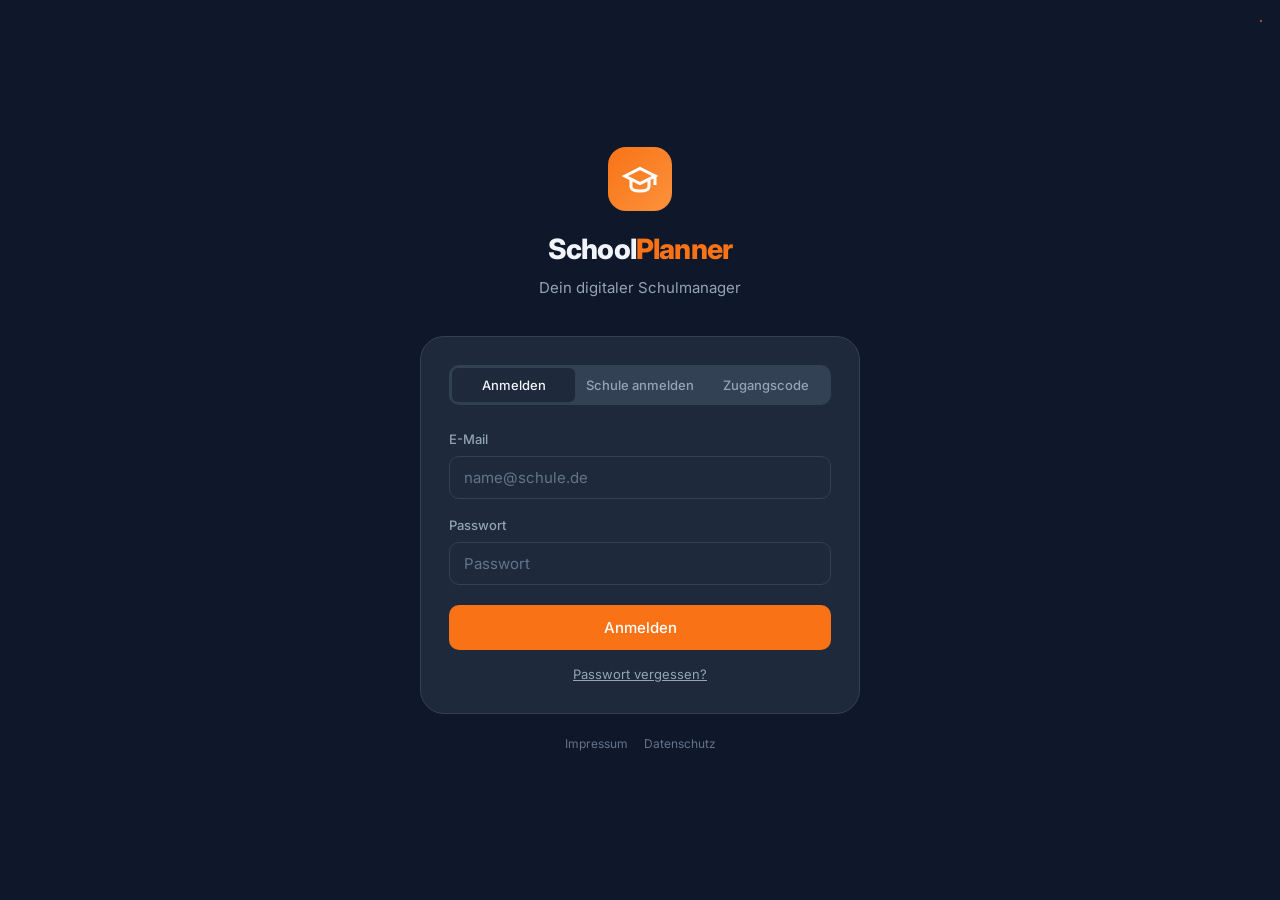
<file: index.html>
<!DOCTYPE html>
<html lang="de" data-theme="dark">
<head>
  <meta charset="UTF-8">
  <meta name="viewport" content="width=device-width, initial-scale=1.0">
  <title>School Planner - Login</title>
  <link rel="stylesheet" href="css/variables.css">
  <link rel="stylesheet" href="css/base.css">
  <link rel="stylesheet" href="css/components.css">
  <script src="js/supabase.min.js"></script>
  <script src="js/emailjs.min.js"></script>
  <style>
    .auth-page { min-height:100vh; display:flex; align-items:center; justify-content:center; background:var(--bg-primary); padding:20px; }
    .auth-container { width:100%; max-width:440px; }
    .auth-brand { text-align:center; margin-bottom:36px; }
    .auth-brand-icon { width:64px; height:64px; border-radius:18px; background:var(--accent-gradient); display:inline-flex; align-items:center; justify-content:center; margin-bottom:16px; }
    .auth-brand-icon svg { width:36px; height:36px; color:#fff; }
    .auth-brand h1 { font-size:1.75rem; font-weight:800; letter-spacing:-0.03em; }
    .auth-brand h1 span { color:var(--accent); }
    .auth-brand p { color:var(--text-secondary); font-size:0.938rem; margin-top:4px; }
    .auth-card { background:var(--bg-card); border:1px solid var(--border); border-radius:var(--radius-xl); padding:28px; }
    .auth-tabs { display:flex; gap:3px; background:var(--bg-tertiary); padding:3px; border-radius:var(--radius-md); margin-bottom:24px; }
    .auth-tab { flex:1; padding:9px 6px; text-align:center; border:none; background:none; border-radius:var(--radius-sm); font-weight:500; font-size:0.813rem; color:var(--text-secondary); cursor:pointer; transition:all var(--transition); }
    .auth-tab.active { background:var(--bg-card); color:var(--text-primary); box-shadow:var(--shadow-sm); }
    .auth-form { display:none; }
    .auth-form.active { display:block; }
    .auth-form .input-group { margin-bottom:16px; }
    .auth-form .input-field { padding:11px 14px; font-size:0.938rem; }
    .auth-form .btn-primary { width:100%; padding:12px; font-size:0.938rem; margin-top:4px; }
    .auth-error { background:rgba(239,68,68,0.1); border:1px solid rgba(239,68,68,0.2); color:var(--danger); padding:10px 14px; border-radius:var(--radius-md); font-size:0.813rem; margin-bottom:14px; display:none; }
    .auth-error.visible { display:block; }
    .auth-success { background:rgba(34,197,94,0.1); border:1px solid rgba(34,197,94,0.2); color:var(--success); padding:10px 14px; border-radius:var(--radius-md); font-size:0.813rem; margin-bottom:14px; display:none; }
    .auth-success.visible { display:block; }
    .auth-footer { text-align:center; margin-top:20px; font-size:0.75rem; color:var(--text-muted); display:flex; justify-content:center; gap:16px; }
    .auth-footer a { color:var(--text-muted); }
    .auth-footer a:hover { color:var(--accent); }
    .theme-toggle-auth { position:fixed; top:20px; right:20px; }
    .school-type-grid { display:grid; grid-template-columns:1fr 1fr; gap:6px; margin-bottom:16px; }
    .school-type-option { padding:8px; border:1px solid var(--border); border-radius:var(--radius-sm); text-align:center; font-size:0.813rem; cursor:pointer; transition:all var(--transition); color:var(--text-secondary); }
    .school-type-option:hover { border-color:var(--accent); }
    .school-type-option.selected { border-color:var(--accent); background:var(--accent-light); color:var(--accent); font-weight:600; }
    .divider { display:flex; align-items:center; gap:12px; margin:16px 0; color:var(--text-muted); font-size:0.75rem; }
    .divider::before, .divider::after { content:''; flex:1; height:1px; background:var(--border); }
  </style>
</head>
<body>
  <div class="auth-page">
    <div class="theme-toggle-auth">
      <label class="toggle-switch"><input type="checkbox" id="theme-toggle"><span class="toggle-slider"></span></label>
    </div>
    <div class="auth-container">
      <div class="auth-brand">
        <div class="auth-brand-icon">
          <svg viewBox="0 0 24 24" fill="none" stroke="currentColor" stroke-width="2"><path d="M22 10v6M2 10l10-5 10 5-10 5z"/><path d="M6 12v5c0 2 2 3 6 3s6-1 6-3v-5"/></svg>
        </div>
        <h1>School<span>Planner</span></h1>
        <p>Dein digitaler Schulmanager</p>
      </div>
      <div class="auth-card">
        <div class="auth-tabs">
          <button class="auth-tab active" onclick="switchTab('login')">Anmelden</button>
          <button class="auth-tab" onclick="switchTab('register')">Schule anmelden</button>
          <button class="auth-tab" onclick="switchTab('code')">Zugangscode</button>
        </div>

        <div id="auth-error" class="auth-error"></div>
        <div id="auth-success" class="auth-success"></div>

        <!-- Login -->
        <form id="login-form" class="auth-form active" onsubmit="handleLogin(event)">
          <div class="input-group"><label>E-Mail</label><input type="email" id="login-email" class="input-field" placeholder="name@schule.de" required></div>
          <div class="input-group"><label>Passwort</label><input type="password" id="login-password" class="input-field" placeholder="Passwort" required></div>
          <button type="submit" class="btn btn-primary" id="login-btn">Anmelden</button>
          <p style="text-align:center;margin-top:14px;font-size:0.813rem">
            <a href="#" onclick="showForgotPassword();return false" style="color:var(--text-secondary);text-decoration:underline">Passwort vergessen?</a>
          </p>
        </form>

        <!-- Passwort zurücksetzen -->
        <form id="forgot-form" class="auth-form" onsubmit="handleForgotPassword(event)">
          <p style="font-size:0.813rem;color:var(--text-secondary);margin-bottom:16px">Gib deine E-Mail-Adresse ein. Wir senden dir einen Link zum Zurücksetzen deines Passworts.</p>
          <div class="input-group"><label>E-Mail</label><input type="email" id="forgot-email" class="input-field" placeholder="name@schule.de" required></div>
          <button type="submit" class="btn btn-primary" id="forgot-btn">Link senden</button>
          <p style="text-align:center;margin-top:14px;font-size:0.813rem">
            <a href="#" onclick="switchTab('login');return false" style="color:var(--text-secondary);text-decoration:underline">Zurück zur Anmeldung</a>
          </p>
        </form>

        <!-- Neues Passwort setzen (nach Klick auf E-Mail-Link) -->
        <form id="recovery-form" class="auth-form" onsubmit="handleNewPassword(event)">
          <p style="font-size:0.813rem;color:var(--text-secondary);margin-bottom:16px">Lege dein neues Passwort fest.</p>
          <div class="input-group"><label>Neues Passwort</label><input type="password" id="new-password" class="input-field" placeholder="Min. 6 Zeichen" required></div>
          <div class="input-group"><label>Passwort wiederholen</label><input type="password" id="new-password-repeat" class="input-field" placeholder="Wiederholen" required></div>
          <button type="submit" class="btn btn-primary" id="recovery-btn">Passwort speichern</button>
        </form>

        <!-- Schule anmelden -->
        <form id="register-form" class="auth-form" onsubmit="handleSchoolRequest(event)">
          <p style="font-size:0.813rem;color:var(--text-secondary);margin-bottom:16px">Registriere deine Schule. Ein Administrator prüft deine Anfrage und sendet dir die Zugangsdaten.</p>
          <div class="input-group"><label>Schulname</label><input type="text" id="reg-school" class="input-field" placeholder="z.B. Gymnasium Musterstadt" required></div>
          <div class="input-group"><label>Schulart</label>
            <div class="school-type-grid" id="school-type-grid">
              <div class="school-type-option" onclick="selectSchoolType(this,'grundschule')">Grundschule</div>
              <div class="school-type-option" onclick="selectSchoolType(this,'realschule')">Realschule</div>
              <div class="school-type-option" onclick="selectSchoolType(this,'gymnasium')">Gymnasium</div>
              <div class="school-type-option" onclick="selectSchoolType(this,'gesamtschule')">Gesamtschule</div>
              <div class="school-type-option" onclick="selectSchoolType(this,'foerderschule')">Förderschule</div>
              <div class="school-type-option" onclick="selectSchoolType(this,'berufsschule')">Berufsschule</div>
              <div class="school-type-option" onclick="selectSchoolType(this,'sonstige')">Sonstige</div>
            </div>
            <input type="hidden" id="reg-school-type" required>
          </div>
          <div class="grid grid-2">
            <div class="input-group"><label>Ansprechpartner</label><input type="text" id="reg-name" class="input-field" placeholder="Vor- Nachname" required></div>
            <div class="input-group"><label>Telefon</label><input type="tel" id="reg-phone" class="input-field" placeholder="Optional"></div>
          </div>
          <div class="input-group"><label>E-Mail (Administration)</label><input type="email" id="reg-email" class="input-field" placeholder="admin@schule.de" required></div>
          <div class="input-group"><label>Schuladresse</label><input type="text" id="reg-address" class="input-field" placeholder="Straße, PLZ Ort"></div>
          <div class="input-group"><label>Anmerkungen</label><textarea class="input-field" id="reg-message" rows="2" placeholder="Optional"></textarea></div>
          <button type="submit" class="btn btn-primary" id="reg-btn">Schule anmelden</button>
        </form>

        <!-- Zugangscode -->
        <form id="code-form" class="auth-form" onsubmit="handleAccessCode(event)">
          <p style="font-size:0.813rem;color:var(--text-secondary);margin-bottom:16px">Gib den Zugangscode ein, den du von deiner Schule erhalten hast.</p>
          <div class="input-group"><label>Zugangscode</label><input type="text" id="code-input" class="input-field" placeholder="z.B. ABC123XY" required style="text-transform:uppercase;letter-spacing:2px;font-size:1.125rem;text-align:center"></div>
          <button type="submit" class="btn btn-primary" id="code-btn">Code einlösen</button>
        </form>

      </div>
      <div class="auth-footer">
        <a href="impressum.html">Impressum</a>
        <a href="datenschutz.html">Datenschutz</a>
      </div>
    </div>
  </div>
  <script src="js/theme.js"></script>
  <script src="js/supabase-client.js"></script>
  <script>
    initTheme();
    let selectedSchoolType = '';

    function switchTab(tab) {
      document.querySelectorAll('.auth-tab').forEach(t => t.classList.remove('active'));
      document.querySelectorAll('.auth-form').forEach(f => f.classList.remove('active'));
      hideMessages();
      const tabs = { login: 0, register: 1, code: 2 };
      document.querySelectorAll('.auth-tab')[tabs[tab]].classList.add('active');
      document.getElementById(tab + '-form').classList.add('active');
    }

    function showForgotPassword() {
      document.querySelectorAll('.auth-tab').forEach(t => t.classList.remove('active'));
      document.querySelectorAll('.auth-form').forEach(f => f.classList.remove('active'));
      hideMessages();
      document.getElementById('forgot-form').classList.add('active');
    }

    async function handleForgotPassword(e) {
      e.preventDefault();
      const email = document.getElementById('forgot-email').value.trim();
      if (!email) { showError('Bitte gib deine E-Mail ein.'); return; }
      const btn = document.getElementById('forgot-btn');
      btn.textContent = 'Wird gesendet...'; btn.disabled = true;
      try {
        await sendPasswordResetEmail(email);
        showSuccess('Ein Zurücksetz-Link wurde an ' + email + ' gesendet. Bitte prüfe dein E-Mail-Postfach.');
      } catch (err) {
        showError(err.message.includes('rate') ? 'Zu viele Anfragen. Bitte warte etwas und versuche es erneut.' : 'Fehler: ' + err.message);
      } finally { btn.textContent = 'Link senden'; btn.disabled = false; }
    }

    async function handleNewPassword(e) {
      e.preventDefault();
      const pw = document.getElementById('new-password').value;
      const pw2 = document.getElementById('new-password-repeat').value;
      if (pw.length < 6) { showError('Passwort muss mindestens 6 Zeichen lang sein.'); return; }
      if (pw !== pw2) { showError('Die Passwörter stimmen nicht überein.'); return; }
      const btn = document.getElementById('recovery-btn');
      btn.textContent = 'Wird gespeichert...'; btn.disabled = true;
      try {
        await setNewPassword(pw);
        showSuccess('Passwort gespeichert! Du wirst weitergeleitet...');
        setTimeout(() => { window.location.href = 'app.html'; }, 1200);
      } catch (err) {
        showError('Fehler: ' + err.message);
        btn.textContent = 'Passwort speichern'; btn.disabled = false;
      }
    }

    function showError(msg) { const e=document.getElementById('auth-error'); e.textContent=msg; e.classList.add('visible'); document.getElementById('auth-success').classList.remove('visible'); }
    function showSuccess(msg) { const e=document.getElementById('auth-success'); e.textContent=msg; e.classList.add('visible'); document.getElementById('auth-error').classList.remove('visible'); }
    function hideMessages() { document.getElementById('auth-error').classList.remove('visible'); document.getElementById('auth-success').classList.remove('visible'); }

    function selectSchoolType(el, type) {
      document.querySelectorAll('.school-type-option').forEach(o => o.classList.remove('selected'));
      el.classList.add('selected');
      document.getElementById('reg-school-type').value = type;
      selectedSchoolType = type;
    }

    async function handleLogin(e) {
      e.preventDefault();
      const email = document.getElementById('login-email').value.trim().toLowerCase();
      const password = document.getElementById('login-password').value;
      const btn = document.getElementById('login-btn');
      btn.textContent = 'Anmelden...'; btn.disabled = true;
      try {
        const security = await getLoginSecurity(email);
        if (security && security.locked) {
          showError(`Account gesperrt! Sicherheitssperre aktiv. Entsperrung erfolgt automatisch nach 48 Stunden oder über den Link in der Sicherheits-E-Mail.`);
          btn.textContent = 'Anmelden'; btn.disabled = false;
          return;
        }
        const data = await signIn(email, password);
        await resetFailedLogins(email);
        const profile = await getProfile(data.user.id);
        if (profile) {
          window.location.href = 'app.html';
        } else {
          showError('Kein Profil gefunden. Wende dich an den Admin.');
        }
      } catch (err) {
        const msgs = { 'Invalid login credentials': 'E-Mail oder Passwort falsch.', 'Email not confirmed': 'Bitte bestätige deine E-Mail.' };
        const displayMsg = msgs[err.message] || err.message;
        if (err.message === 'Invalid login credentials') {
          const result = await incrementFailedLogin(email);
          if (result.locked) {
            showError(`Account gesperrt nach 3 fehlgeschlagenen Versuchen! Sicherheitssperre aktiv. Entsperrung in 48 Stunden oder über den Link in der Sicherheits-E-Mail.`);
          } else {
            const remaining = 3 - result.attempts;
            showError(`E-Mail oder Passwort falsch. Noch ${remaining} Versuch${remaining !== 1 ? 'e' : ''} übrig.`);
          }
        } else {
          showError(displayMsg);
        }
      } finally { btn.textContent = 'Anmelden'; btn.disabled = false; }
    }

    async function handleSchoolRequest(e) {
      e.preventDefault();
      if (!selectedSchoolType) { showError('Bitte wähle eine Schulart.'); return; }
      const btn = document.getElementById('reg-btn');
      btn.textContent = 'Wird gesendet...'; btn.disabled = true;
      try {
        await dbInsert('school_requests', {
          school_name: document.getElementById('reg-school').value,
          school_type: selectedSchoolType,
          contact_name: document.getElementById('reg-name').value,
          contact_email: document.getElementById('reg-email').value,
          phone: document.getElementById('reg-phone').value,
          address: document.getElementById('reg-address').value,
          message: document.getElementById('reg-message').value
        });
        showSuccess('Deine Anfrage wurde gesendet! Ein Administrator wird sie prüfen und dir die Zugangsdaten per E-Mail zusenden.');
        document.getElementById('register-form').reset();
        document.querySelectorAll('.school-type-option').forEach(o => o.classList.remove('selected'));
        selectedSchoolType = '';
      } catch (err) {
        showError('Fehler: ' + err.message);
      } finally { btn.textContent = 'Schule anmelden'; btn.disabled = false; }
    }

    async function handleAccessCode(e) {
      e.preventDefault();
      const code = document.getElementById('code-input').value.trim().toUpperCase();
      if (!code) { showError('Bitte gib einen Zugangscode ein.'); return; }
      const btn = document.getElementById('code-btn');
      btn.textContent = 'Wird geprüft...'; btn.disabled = true;
      try {
        const { data: profile, error } = await supabase
          .from('profiles').select('*').eq('access_code', code).eq('access_code_used', false).single();
        if (error || !profile) {
          showError('Ungültiger oder bereits verwendeter Code.');
          return;
        }
        if (profile.access_code_attempts >= 2) {
          showError('Dieser Code ist nach 2 Fehlversuchen ungültig. Bitte kontaktiere deine Schule.');
          return;
        }
        const school = await getSchool(profile.school_id);
        const authEmail = profile.email;
        showSuccess(`Code gültig für: ${profile.full_name} (${profile.role === 'teacher' ? 'Lehrer' : 'Schüler'}). Account wird erstellt...`);
        const { data: authData, error: authError } = await _sb.auth.signUp({
          email: authEmail,
          password: 'CHANGE_ME_' + Math.random().toString(36).substring(7),
          options: { data: { profile_id: profile.id, role: profile.role, school_id: profile.school_id } }
        });
        if (authError && authError.message.includes('already registered')) {
          showError('Diese E-Mail ist bereits registriert. Bitte melde dich an.');
          return;
        }
        await _sb.from('profiles').update({
          id: authData.user.id,
          access_code_used: true,
          access_code_attempts: profile.access_code_attempts + 1,
          force_email: true
        }).eq('id', profile.id);
        showSuccess('Account erstellt! Du wirst auf die Einrichtungsseite weitergeleitet...');
        await _sb.auth.signInWithPassword({ email: authEmail, password: 'CHANGE_ME_' + authEmail.split('@')[0] });
        setTimeout(() => { window.location.href = 'app.html?setup=true'; }, 1500);
      } catch (err) {
        showError('Fehler: ' + err.message);
      } finally { btn.textContent = 'Code einlösen'; btn.disabled = false; }
    }

    (async () => {
      const params = new URLSearchParams(window.location.search);
      const unlockToken = params.get('unlock');
      if (unlockToken) {
        switchTab('login');
        const result = await unlockAccount(unlockToken);
        if (result.success) {
          showSuccess(result.message);
          window.history.replaceState({}, '', window.location.pathname);
        } else {
          showError(result.message);
          window.history.replaceState({}, '', window.location.pathname);
        }
      }
      const isRecovery = params.get('recovery') === 'true';
      if (isRecovery) {
        const ok = await confirmRecoverySession();
        if (ok) {
          document.querySelectorAll('.auth-form').forEach(f => f.classList.remove('active'));
          hideMessages();
          document.getElementById('recovery-form').classList.add('active');
        } else {
          showError('Ungültiger oder abgelaufener Link. Bitte fordere einen neuen an.');
          showForgotPassword();
        }
        window.history.replaceState({}, '', window.location.pathname);
        return;
      }
      const user = await initAuth();
      if (user && currentProfile) window.location.href = 'app.html';
    })();
  </script>
</body>
</html>
</file>
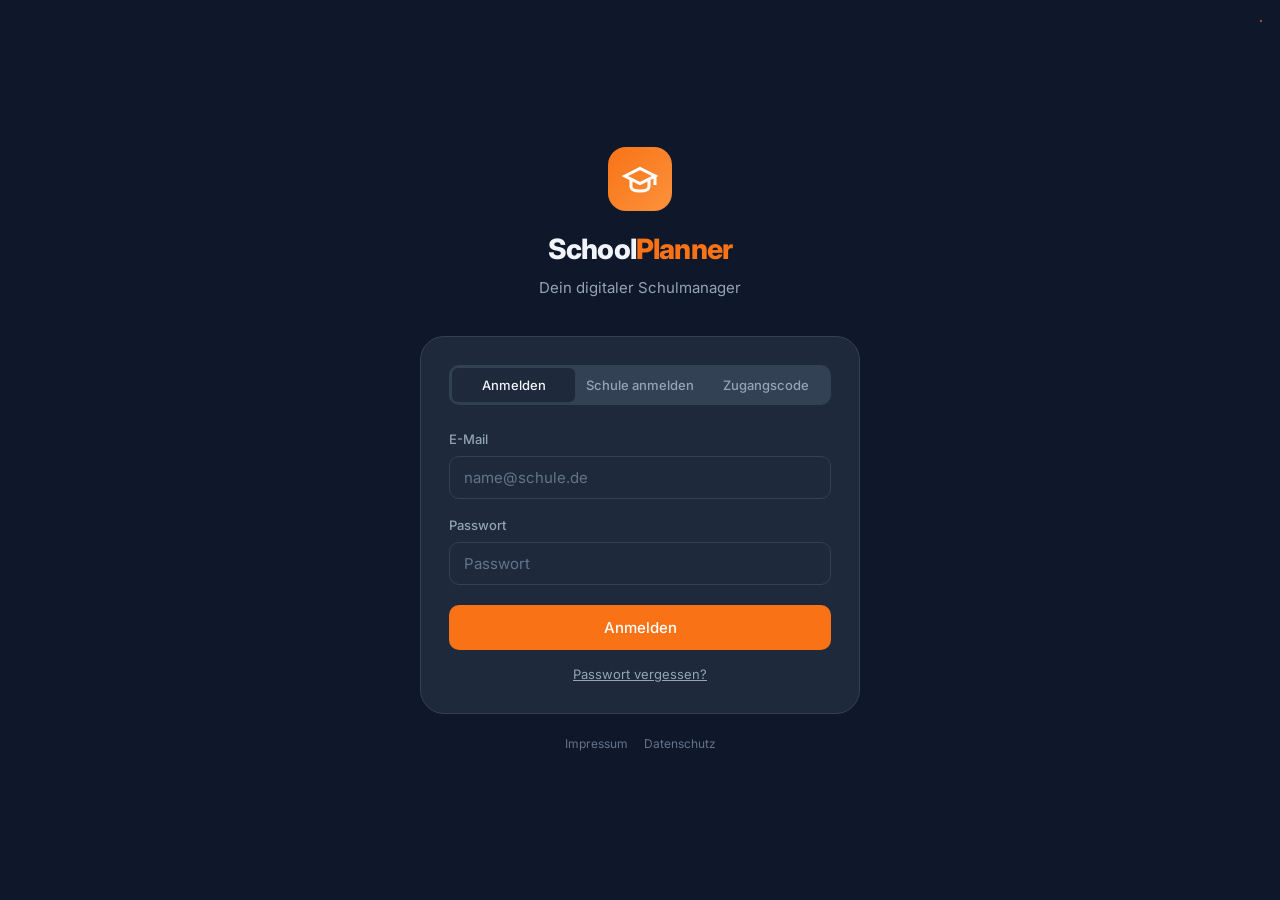
<file: app.html>
<!DOCTYPE html>
<html lang="de" data-theme="dark">
<head>
  <meta charset="UTF-8">
  <meta name="viewport" content="width=device-width, initial-scale=1.0">
  <title>School Planner</title>
  <link rel="manifest" href="manifest.json">
  <meta name="theme-color" content="#F97316">
  <link rel="icon" href="icons/icon-192.svg" type="image/svg+xml">
  <link rel="apple-touch-icon" href="icons/icon-192.svg">
  <meta name="mobile-web-app-capable" content="yes">
  <meta name="apple-mobile-web-app-capable" content="yes">
  <meta name="apple-mobile-web-app-status-bar-style" content="black-translucent">
  <meta name="apple-mobile-web-app-title" content="SchoolPlanner">
  <link rel="stylesheet" href="css/variables.css">
  <link rel="stylesheet" href="css/base.css">
  <link rel="stylesheet" href="css/components.css">
  <link rel="stylesheet" href="css/sidebar.css">
  <link rel="stylesheet" href="css/dashboard.css">
  <link rel="stylesheet" href="css/timetable.css">
  <link rel="stylesheet" href="css/homework.css">
  <link rel="stylesheet" href="css/grades.css">
  <link rel="stylesheet" href="css/calendar.css">
  <link rel="stylesheet" href="css/exams.css">
  <link rel="stylesheet" href="css/messages.css">
  <link rel="stylesheet" href="css/substitution.css">
  <link rel="stylesheet" href="css/settings.css">
  <script src="js/supabase.min.js"></script>
  <script src="js/emailjs.min.js"></script>
  <script src="js/chart.min.js"></script>
</head>
<body>
  <button class="mobile-menu-btn" onclick="toggleMobileSidebar()"><svg viewBox="0 0 24 24" fill="none" stroke="currentColor" stroke-width="2"><line x1="3" y1="12" x2="21" y2="12"/><line x1="3" y1="6" x2="21" y2="6"/><line x1="3" y1="18" x2="21" y2="18"/></svg></button>
  <div class="sidebar-backdrop" onclick="toggleMobileSidebar()"></div>

  <div class="app-layout">
    <aside class="sidebar">
      <div class="sidebar-brand">
        <div class="sidebar-brand-icon"><svg viewBox="0 0 24 24" fill="none" stroke="currentColor" stroke-width="2"><path d="M22 10v6M2 10l10-5 10 5-10 5z"/><path d="M6 12v5c0 2 2 3 6 3s6-1 6-3v-5"/></svg></div>
        <div class="sidebar-brand-text">School<span>Planner</span></div>
      </div>
      <nav class="sidebar-nav">
        <!-- Admin section (only for super_admin/admin) -->
        <div class="sidebar-section admin-only">
          <div class="sidebar-section-label">Administration</div>
          <a class="sidebar-link" data-page="admin" onclick="navigateTo('admin')">
            <svg viewBox="0 0 24 24" fill="none" stroke="currentColor" stroke-width="2"><path d="M12 22s8-4 8-10V5l-8-3-8 3v7c0 6 8 10 8 10z"/></svg>
            Admin Panel
            <span class="badge badge-red" id="admin-badge" style="display:none">0</span>
          </a>
          <a class="sidebar-link" data-page="support" onclick="navigateTo('support')">
            <svg viewBox="0 0 24 24" fill="none" stroke="currentColor" stroke-width="2"><circle cx="12" cy="12" r="10"/><path d="M9.09 9a3 3 0 0 1 5.83 1c0 2-3 3-3 3"/><line x1="12" y1="17" x2="12.01" y2="17"/></svg>
            Support
          </a>
        </div>

        <!-- School admin section -->
        <div class="sidebar-section school-admin-only">
          <div class="sidebar-section-label">Schulverwaltung</div>
          <a class="sidebar-link" data-page="school-admin" onclick="navigateTo('school-admin')">
            <svg viewBox="0 0 24 24" fill="none" stroke="currentColor" stroke-width="2"><path d="M17 21v-2a4 4 0 0 0-4-4H5a4 4 0 0 0-4 4v2"/><circle cx="9" cy="7" r="4"/><path d="M23 21v-2a4 4 0 0 0-3-3.87"/><path d="M16 3.13a4 4 0 0 1 0 7.75"/></svg>
            Nutzerverwaltung
          </a>
        </div>

        <!-- Main menu (requires school) -->
        <div class="sidebar-section has-school">
          <div class="sidebar-section-label">Hauptmenü</div>
          <a class="sidebar-link active" data-page="dashboard" onclick="navigateTo('dashboard')">
            <svg viewBox="0 0 24 24" fill="none" stroke="currentColor" stroke-width="2"><rect x="3" y="3" width="7" height="7" rx="1"/><rect x="14" y="3" width="7" height="7" rx="1"/><rect x="3" y="14" width="7" height="7" rx="1"/><rect x="14" y="14" width="7" height="7" rx="1"/></svg>
            Dashboard
          </a>
          <a class="sidebar-link mod-timetable" data-page="timetable" onclick="navigateTo('timetable')">
            <svg viewBox="0 0 24 24" fill="none" stroke="currentColor" stroke-width="2"><rect x="3" y="4" width="18" height="18" rx="2"/><line x1="16" y1="2" x2="16" y2="6"/><line x1="8" y1="2" x2="8" y2="6"/><line x1="3" y1="10" x2="21" y2="10"/></svg>
            Stundenplan
          </a>
          <a class="sidebar-link mod-homework" data-page="homework" onclick="navigateTo('homework')">
            <svg viewBox="0 0 24 24" fill="none" stroke="currentColor" stroke-width="2"><path d="M9 11l3 3L22 4"/><path d="M21 12v7a2 2 0 0 1-2 2H5a2 2 0 0 1-2-2V5a2 2 0 0 1 2-2h11"/></svg>
            Hausaufgaben
            <span class="badge badge-orange" id="hw-badge" style="display:none">0</span>
          </a>
          <a class="sidebar-link mod-exams" data-page="exams" onclick="navigateTo('exams')">
            <svg viewBox="0 0 24 24" fill="none" stroke="currentColor" stroke-width="2"><path d="M14 2H6a2 2 0 0 0-2 2v16a2 2 0 0 0 2 2h12a2 2 0 0 0 2-2V8z"/><polyline points="14 2 14 8 20 8"/></svg>
            Klassenarbeiten
          </a>
          <a class="sidebar-link mod-tests" data-page="tests" onclick="navigateTo('tests')">
            <svg viewBox="0 0 24 24" fill="none" stroke="currentColor" stroke-width="2"><polyline points="9 11 12 14 22 4"/><path d="M21 12v7a2 2 0 0 1-2 2H5a2 2 0 0 1-2-2V5a2 2 0 0 1 2-2h11"/></svg>
            Tests
          </a>
          <a class="sidebar-link mod-grades" data-page="grades" onclick="navigateTo('grades')">
            <svg viewBox="0 0 24 24" fill="none" stroke="currentColor" stroke-width="2"><path d="M12 20V10"/><path d="M18 20V4"/><path d="M6 20v-4"/></svg>
            Noten
          </a>
          <a class="sidebar-link mod-calendar" data-page="calendar" onclick="navigateTo('calendar')">
            <svg viewBox="0 0 24 24" fill="none" stroke="currentColor" stroke-width="2"><rect x="3" y="4" width="18" height="18" rx="2"/><line x1="16" y1="2" x2="16" y2="6"/><line x1="8" y1="2" x2="8" y2="6"/><line x1="3" y1="10" x2="21" y2="10"/></svg>
            Kalender
          </a>
        </div>

        <div class="sidebar-section has-school">
          <div class="sidebar-section-label">Verwaltung</div>
          <a class="sidebar-link mod-attendance teacher-only" data-page="attendance" onclick="navigateTo('attendance')">
            <svg viewBox="0 0 24 24" fill="none" stroke="currentColor" stroke-width="2"><circle cx="12" cy="12" r="10"/><polyline points="12 6 12 12 16 14"/></svg>
            Anwesenheit
          </a>
          <a class="sidebar-link mod-absences student-only" data-page="absences" onclick="navigateTo('absences')">
            <svg viewBox="0 0 24 24" fill="none" stroke="currentColor" stroke-width="2"><path d="M14 2H6a2 2 0 0 0-2 2v16a2 2 0 0 0 2 2h12a2 2 0 0 0 2-2V8z"/><polyline points="14 2 14 8 20 8"/></svg>
            Fehlzeiten
          </a>
        </div>

        <div class="sidebar-section has-school">
          <div class="sidebar-section-label">Schule</div>
          <a class="sidebar-link mod-subjects" data-page="subjects" onclick="navigateTo('subjects')">
            <svg viewBox="0 0 24 24" fill="none" stroke="currentColor" stroke-width="2"><path d="M4 19.5A2.5 2.5 0 0 1 6.5 17H20"/><path d="M6.5 2H20v20H6.5A2.5 2.5 0 0 1 4 19.5v-15A2.5 2.5 0 0 1 6.5 2z"/></svg>
            Fächer
          </a>
          <a class="sidebar-link mod-substitution" data-page="substitution" onclick="navigateTo('substitution')">
            <svg viewBox="0 0 24 24" fill="none" stroke="currentColor" stroke-width="2"><polyline points="17 1 21 5 17 9"/><path d="M3 11V9a4 4 0 0 1 4-4h14"/><polyline points="7 23 3 19 7 15"/><path d="M21 13v2a4 4 0 0 1-4 4H3"/></svg>
            Vertretungsplan
          </a>
          <a class="sidebar-link mod-messages" data-page="messages" onclick="navigateTo('messages')">
            <svg viewBox="0 0 24 24" fill="none" stroke="currentColor" stroke-width="2"><path d="M21 15a2 2 0 0 1-2 2H7l-4 4V5a2 2 0 0 1 2-2h14a2 2 0 0 1 2 2z"/></svg>
            Nachrichten
            <span class="badge badge-blue" id="msg-badge" style="display:none">0</span>
          </a>
        </div>

        <div class="sidebar-section">
          <div class="sidebar-section-label">System</div>
          <a class="sidebar-link" data-page="settings" onclick="navigateTo('settings')">
            <svg viewBox="0 0 24 24" fill="none" stroke="currentColor" stroke-width="2"><circle cx="12" cy="12" r="3"/><path d="M19.4 15a1.65 1.65 0 0 0 .33 1.82l.06.06a2 2 0 0 1 0 2.83 2 2 0 0 1-2.83 0l-.06-.06a1.65 1.65 0 0 0-1.82-.33 1.65 1.65 0 0 0-1 1.51V21a2 2 0 0 1-4 0v-.09A1.65 1.65 0 0 0 9 19.4a1.65 1.65 0 0 0-1.82.33l-.06.06a2 2 0 0 1-2.83 0 2 2 0 0 1 0-2.83l.06-.06A1.65 1.65 0 0 0 4.68 15a1.65 1.65 0 0 0-1.51-1H3a2 2 0 0 1 0-4h.09A1.65 1.65 0 0 0 4.6 9a1.65 1.65 0 0 0-.33-1.82l-.06-.06a2 2 0 0 1 0-2.83 2 2 0 0 1 2.83 0l.06.06A1.65 1.65 0 0 0 9 4.68a1.65 1.65 0 0 0 1-1.51V3a2 2 0 0 1 4 0v.09a1.65 1.65 0 0 0 1 1.51 1.65 1.65 0 0 0 1.82-.33l.06-.06a2 2 0 0 1 2.83 0 2 2 0 0 1 0 2.83l-.06.06A1.65 1.65 0 0 0 19.4 9a1.65 1.65 0 0 0 1.51 1H21a2 2 0 0 1 0 4h-.09a1.65 1.65 0 0 0-1.51 1z"/></svg>
            Einstellungen
          </a>
          <a class="sidebar-link" href="impressum.html">
            <svg viewBox="0 0 24 24" fill="none" stroke="currentColor" stroke-width="2"><circle cx="12" cy="12" r="10"/><line x1="12" y1="16" x2="12" y2="12"/><line x1="12" y1="8" x2="12.01" y2="8"/></svg>
            Impressum
          </a>
          <a class="sidebar-link" href="datenschutz.html">
            <svg viewBox="0 0 24 24" fill="none" stroke="currentColor" stroke-width="2"><rect x="3" y="11" width="18" height="11" rx="2" ry="2"/><path d="M7 11V7a5 5 0 0 1 10 0v4"/></svg>
            Datenschutz
          </a>
        </div>
      </nav>

      <div class="sidebar-user">
        <div class="sidebar-user-avatar" id="user-avatar">?</div>
        <div class="sidebar-user-info">
          <div class="sidebar-user-name" id="user-name">Lade...</div>
          <div class="sidebar-user-role" id="user-role">-</div>
        </div>
        <button class="notif-bell" id="notif-bell" onclick="toggleNotificationPanel()">
          <svg viewBox="0 0 24 24" fill="none" stroke="currentColor" stroke-width="2"><path d="M18 8A6 6 0 0 0 6 8c0 7-3 9-3 9h18s-3-2-3-9"/><path d="M13.73 21a2 2 0 0 1-3.46 0"/></svg>
          <span class="notif-badge" id="notif-badge"></span>
        </button>
        <button class="btn btn-ghost btn-icon btn-sm" onclick="signOut()" title="Abmelden">
          <svg viewBox="0 0 24 24" fill="none" stroke="currentColor" stroke-width="2"><path d="M9 21H5a2 2 0 0 1-2-2V5a2 2 0 0 1 2-2h4"/><polyline points="16 17 21 12 16 7"/><line x1="21" y1="12" x2="9" y2="12"/></svg>
        </button>
      </div>
    </aside>

    <main class="main-content">
      <!-- Dashboard -->
      <div id="page-dashboard" class="page active">
        <div class="page-header"><h1 id="greeting">Hallo!</h1><p class="subtitle" id="greeting-sub"></p></div>
        <div class="page-body">
          <div class="grid grid-4 mb-24" id="stat-cards"></div>
          <div class="grid grid-2"><div class="card"><div class="card-header"><h3>Offene Hausaufgaben</h3><button class="btn btn-ghost btn-sm" onclick="navigateTo('homework')">Alle</button></div><div id="dashboard-homework-list"></div></div><div class="card"><div class="card-header"><h3>Nächste Klausuren</h3><button class="btn btn-ghost btn-sm" onclick="navigateTo('exams')">Alle</button></div><div id="dashboard-exams-list"></div></div></div>
          <div class="grid grid-2 mt-20"><div class="card"><div class="card-header"><h3>Heutiger Stundenplan</h3><button class="btn btn-ghost btn-sm" onclick="navigateTo('timetable')">Stundenplan</button></div><div id="dashboard-timetable"></div></div><div class="card"><div class="card-header"><h3>Notendurchschnitt</h3><button class="btn btn-ghost btn-sm" onclick="navigateTo('grades')">Alle Noten</button></div><div id="dashboard-grades"></div></div></div>
        </div>
      </div>

      <!-- Admin Panel -->
      <div id="page-admin" class="page">
        <div class="page-header"><h1>Admin Panel</h1><p class="subtitle">Systemweite Verwaltung</p></div>
        <div class="page-body">
          <div class="tabs mb-20" id="admin-top-tabs">
            <button class="tab active" onclick="switchAdminTab('requests')">Schul-Anfragen <span class="badge badge-red" id="admin-open-count" style="margin-left:4px">0</span></button>
            <button class="tab" onclick="switchAdminTab('users')">Alle Nutzer</button>
            <button class="tab" onclick="switchAdminTab('schools')">Schulen</button>
            <button class="tab" onclick="switchAdminTab('announcements')">Wartungsmeldung</button>
            <button class="tab" onclick="switchAdminTab('invite')">Admins einladen</button>
            <button class="tab" onclick="switchAdminTab('security')">Sicherheit</button>
          </div>
          <div id="admin-tab-search" class="mb-16" style="display:none">
            <input type="text" class="input-field" id="admin-search-input" placeholder="Suche..." oninput="adminSearchHandler(this.value)" style="max-width:400px">
          </div>
          <div id="admin-tab-content"></div>
        </div>
      </div>

      <!-- Support -->
      <div id="page-support" class="page">
        <div class="page-header"><h1>Support</h1><p class="subtitle">Schul-Anfragen verwalten</p></div>
        <div class="page-body" id="support-content"></div>
      </div>

      <!-- School Admin -->
      <div id="page-school-admin" class="page">
        <div class="page-header"><h1>Nutzerverwaltung</h1><p class="subtitle">Lehrer, Schüler & Module</p></div>
        <div class="page-body">
          <div class="tabs mb-20"><button class="tab active" onclick="renderSchoolAdminTab('users');this.parentElement.querySelectorAll('.tab').forEach(t=>t.classList.remove('active'));this.classList.add('active')">Nutzer</button><button class="tab" onclick="renderSchoolAdminTab('classes');this.parentElement.querySelectorAll('.tab').forEach(t=>t.classList.remove('active'));this.classList.add('active')">Klassen</button><button class="tab" onclick="renderSchoolAdminTab('modules');this.parentElement.querySelectorAll('.tab').forEach(t=>t.classList.remove('active'));this.classList.add('active')">Module</button><button class="tab" onclick="renderSchoolAdminTab('codes');this.parentElement.querySelectorAll('.tab').forEach(t=>t.classList.remove('active'));this.classList.add('active')">Codes</button><button class="tab" onclick="renderSchoolAdminTab('settings');this.parentElement.querySelectorAll('.tab').forEach(t=>t.classList.remove('active'));this.classList.add('active')">Schuleinstellungen</button></div>
          <div id="school-admin-content"></div>
        </div>
      </div>

      <!-- Timetable -->
      <div id="page-timetable" class="page">
        <div class="page-header flex-between"><div><h1>Stundenplan</h1></div><button class="btn btn-primary btn-sm teacher-only" onclick="openModal('timetable-modal')">+ Eintrag</button></div>
        <div class="page-body"><div id="tt-filter-bar"></div><div class="timetable-grid" id="timetable-grid"></div></div>
      </div>

      <!-- Homework -->
      <div id="page-homework" class="page">
        <div class="page-header flex-between"><div><h1>Hausaufgaben</h1></div><button class="btn btn-primary btn-sm teacher-only" onclick="openModal('homework-modal')">+ Neue Hausaufgabe</button></div>
        <div class="page-body"><div class="flex gap-8 mb-20" id="hw-filters"></div><div id="homework-list"></div></div>
      </div>

      <!-- Exams -->
      <div id="page-exams" class="page">
        <div class="page-header flex-between"><div><h1>Klassenarbeiten</h1></div><button class="btn btn-primary btn-sm teacher-only" onclick="openModal('exam-modal')">+ Neue Klausur</button></div>
        <div class="page-body"><div class="tabs mb-20"><button class="tab active" onclick="filterExams('upcoming',this)">Anstehend</button><button class="tab" onclick="filterExams('past',this)">Vergangen</button><button class="tab" onclick="filterExams('all',this)">Alle</button></div><div id="exam-list"></div></div>
      </div>

      <!-- Tests -->
      <div id="page-tests" class="page">
        <div class="page-header flex-between"><div><h1>Tests</h1></div><button class="btn btn-primary btn-sm teacher-only" onclick="openCreateTestModal()">+ Neuer Test</button></div>
        <div class="page-body"><div id="tests-list"></div></div>
      </div>

      <!-- Test Taking -->
      <div id="page-test-taking" class="page">
        <div class="page-body"><div id="test-taking-content"></div></div>
      </div>

      <!-- Test Results -->
      <div id="page-test-results" class="page">
        <div class="page-header"><h1>Testergebnisse</h1></div>
        <div class="page-body"><div id="test-results-content"></div></div>
      </div>

      <!-- Grades -->
      <div id="page-grades" class="page">
        <div class="page-header flex-between"><div><h1>Noten</h1></div><button class="btn btn-primary btn-sm teacher-only" onclick="openModal('grade-modal')">+ Note eintragen</button></div>
        <div class="page-body">
          <div class="grade-toolbar">
            <div id="grade-view-tabs"></div>
            <div id="grade-class-selector"></div>
          </div>
          <div class="grid grid-3 mb-24" id="grade-stats"></div>
          <div class="grid grid-2"><div class="card"><div class="card-header"><h3>Noten pro Fach</h3></div><div id="grade-subject-list"></div></div><div class="card"><div class="card-header"><h3>Notenverlauf</h3></div><canvas id="grade-chart" height="250"></canvas></div></div>
          <div class="card mt-20"><div class="card-header"><h3>Alle Noten</h3></div><div class="table-wrapper" id="grade-table-wrapper"></div></div>
        </div>
      </div>

      <!-- Calendar -->
      <div id="page-calendar" class="page">
        <div class="page-header flex-between"><div><h1>Kalender</h1></div><button class="btn btn-primary btn-sm" onclick="openModal('event-modal')">+ Neues Event</button></div>
        <div class="page-body"><div class="calendar-nav flex-between mb-20"><button class="btn btn-ghost btn-sm" onclick="changeMonth(-1)"><svg width="18" height="18" viewBox="0 0 24 24" fill="none" stroke="currentColor" stroke-width="2"><polyline points="15 18 9 12 15 6"/></svg></button><h3 id="calendar-month-label"></h3><button class="btn btn-ghost btn-sm" onclick="changeMonth(1)"><svg width="18" height="18" viewBox="0 0 24 24" fill="none" stroke="currentColor" stroke-width="2"><polyline points="9 18 15 12 9 6"/></svg></button></div><div class="calendar-grid" id="calendar-grid"></div></div>
      </div>

      <!-- Subjects -->
      <div id="page-subjects" class="page">
        <div class="page-header flex-between"><div><h1>Fächer</h1></div><button class="btn btn-primary btn-sm teacher-only" onclick="openModal('subject-modal')">+ Neues Fach</button></div>
        <div class="page-body"><div class="grid grid-3" id="subjects-grid"></div></div>
      </div>

      <!-- Substitution -->
      <div id="page-substitution" class="page">
        <div class="page-header flex-between"><div><h1>Vertretungsplan</h1></div><button class="btn btn-primary btn-sm teacher-only" onclick="openModal('substitution-modal')">+ Eintrag</button></div>
        <div class="page-body" id="substitution-body"><div id="sub-filter-bar"></div><div id="sub-main-content"></div><div id="substitution-list"></div></div>
      </div>

      <!-- Messages -->
      <div id="page-messages" class="page">
        <div class="page-header flex-between"><div><h1>Nachrichten</h1></div><button class="btn btn-primary btn-sm" onclick="openMessageModal()">+ Neue Nachricht</button></div>
        <div class="page-body"><div class="tabs mb-20"><button class="tab active" onclick="filterMessages('inbox',this)">Posteingang</button><button class="tab" onclick="filterMessages('sent',this)">Gesendet</button></div><div id="message-list"></div></div>
      </div>

      <!-- Attendance -->
      <div id="page-attendance" class="page">
        <div id="attendance-content"></div>
      </div>

      <!-- Absences -->
      <div id="page-absences" class="page">
        <div id="absences-content"></div>
      </div>

      <!-- Settings -->
      <div id="page-settings" class="page">
        <div class="page-header"><h1>Einstellungen</h1></div>
        <div class="page-body">
          <div class="settings-section">
            <div class="card mb-16" id="settings-school-card"><div class="card-header"><h3>Schule</h3></div><div id="settings-school-info"></div></div>
            <div class="card mb-16"><div class="card-header"><h3>Erscheinungsbild</h3></div><div class="flex-between" style="padding:8px 0"><div><strong>Dunkelmodus</strong><p class="text-muted" style="font-size:0.813rem">Design wechseln</p></div><label class="toggle-switch"><input type="checkbox" id="theme-toggle" checked><span class="toggle-slider"></span></label></div></div>
            <div class="card mb-16"><div class="card-header"><h3>Profil</h3></div><div class="input-group"><label>Name</label><input type="text" class="input-field" id="settings-name"></div><div class="input-group"><label>E-Mail</label><input type="email" class="input-field" id="settings-email"></div><div class="input-group"><label>Klasse</label><input type="text" class="input-field" id="settings-class"></div><div class="input-group"><label>Adresse</label><input type="text" class="input-field" id="settings-address"></div><div class="input-group"><label>Telefon</label><input type="tel" class="input-field" id="settings-phone"></div><button class="btn btn-primary btn-sm mt-8" onclick="saveProfile()">Speichern</button></div>
            <div class="card mb-16"><div class="card-header"><h3>Passwort ändern</h3></div><div class="input-group"><label>Neues Passwort</label><input type="password" class="input-field" id="settings-new-pw" placeholder="Min. 6 Zeichen"></div><button class="btn btn-secondary btn-sm mt-8" onclick="changePassword()">Passwort ändern</button></div>
            <div class="card"><div class="card-header"><h3>Konto</h3></div><button class="btn btn-danger btn-sm" onclick="signOut()">Abmelden</button></div>
          </div>
        </div>
      </div>
    </main>
  </div>

  <!-- ALL MODALS -->
  <div class="modal-overlay" id="timetable-modal"><div class="modal"><div class="modal-header"><h2>Stunde eintragen</h2><button class="btn btn-ghost btn-icon btn-sm" onclick="closeModal('timetable-modal')"><svg width="20" height="20" viewBox="0 0 24 24" fill="none" stroke="currentColor" stroke-width="2"><line x1="18" y1="6" x2="6" y2="18"/><line x1="6" y1="6" x2="18" y2="18"/></svg></button></div><div class="modal-body"><input type="hidden" id="tt-edit-id" value=""><div class="input-group"><label>Fach</label><select class="input-field" id="tt-subject"></select></div><div class="input-group"><label>Klassenname (optional)</label><input type="text" class="input-field" id="tt-class-name" placeholder="z.B. 10b"></div><div class="grid grid-2"><div class="input-group"><label>Tag</label><select class="input-field" id="tt-day"><option value="0">Montag</option><option value="1">Dienstag</option><option value="2">Mittwoch</option><option value="3">Donnerstag</option><option value="4">Freitag</option></select></div><div class="input-group"><label>Woche</label><select class="input-field" id="tt-week"><option value="A">Woche A</option><option value="B">Woche B</option><option value="both">Beide</option></select></div></div><div class="grid grid-2"><div class="input-group"><label>Von Stunde</label><input type="number" class="input-field" id="tt-period-start" min="1" max="20" value="1"></div><div class="input-group"><label>Bis Stunde</label><input type="number" class="input-field" id="tt-period-end" min="1" max="20" value="1"></div></div><div class="grid grid-2"><div class="input-group"><label>Raum</label><input type="text" class="input-field" id="tt-room"></div><div class="input-group"><label>Lehrer</label><input type="text" class="input-field" id="tt-teacher"></div></div></div><div class="modal-footer"><button class="btn btn-secondary" onclick="closeModal('timetable-modal')">Abbrechen</button><button class="btn btn-primary" onclick="saveTimetableEntry()">Speichern</button></div></div></div>

  <div class="modal-overlay" id="homework-modal"><div class="modal"><div class="modal-header"><h2>Hausaufgabe</h2><button class="btn btn-ghost btn-icon btn-sm" onclick="closeModal('homework-modal')"><svg width="20" height="20" viewBox="0 0 24 24" fill="none" stroke="currentColor" stroke-width="2"><line x1="18" y1="6" x2="6" y2="18"/><line x1="6" y1="6" x2="18" y2="18"/></svg></button></div><div class="modal-body"><div class="input-group"><label>Titel</label><input type="text" class="input-field" id="hw-title"></div><div class="input-group"><label>Fach</label><select class="input-field" id="hw-subject"></select></div><div class="input-group"><label>Klasse</label><select class="input-field" id="hw-class"></select></div><div class="input-group"><label>Beschreibung</label><textarea class="input-field" id="hw-desc"></textarea></div><div class="grid grid-2"><div class="input-group"><label>Fällig am</label><input type="date" class="input-field" id="hw-due"></div><div class="input-group"><label>Priorität</label><select class="input-field" id="hw-priority"><option value="low">Niedrig</option><option value="medium" selected>Mittel</option><option value="high">Hoch</option></select></div></div></div><div class="modal-footer"><button class="btn btn-secondary" onclick="closeModal('homework-modal')">Abbrechen</button><button class="btn btn-primary" onclick="saveHomework()">Speichern</button></div></div></div>

  <div class="modal-overlay" id="grade-modal"><div class="modal"><div class="modal-header"><h2>Note eintragen</h2><button class="btn btn-ghost btn-icon btn-sm" onclick="closeModal('grade-modal')"><svg width="20" height="20" viewBox="0 0 24 24" fill="none" stroke="currentColor" stroke-width="2"><line x1="18" y1="6" x2="6" y2="18"/><line x1="6" y1="6" x2="18" y2="18"/></svg></button></div><div class="modal-body"><div class="grid grid-2"><div class="input-group"><label>Fach</label><select class="input-field" id="gr-subject"></select></div><div class="input-group"><label>Schüler</label><select class="input-field" id="gr-student"></select></div></div><div class="grid grid-2"><div class="input-group"><label>Note</label><select class="input-field" id="gr-grade"><option value="1">1</option><option value="1.25">1+</option><option value="1.5">1-</option><option value="2">2</option><option value="2.25">2+</option><option value="2.5">2-</option><option value="3">3</option><option value="3.25">3+</option><option value="3.5">3-</option><option value="4">4</option><option value="4.25">4+</option><option value="4.5">4-</option><option value="5">5</option><option value="5.25">5+</option><option value="5.5">5-</option><option value="6">6</option></select></div><div class="input-group"><label>Gewichtung</label><select class="input-field" id="gr-weight"><option value="1">1x Normal</option><option value="2">2x Halbe Klausur</option><option value="3">3x Klausur</option><option value="4">4x Abi/Bonus</option></select></div></div><div class="grid grid-2"><div class="input-group"><label>Typ</label><select class="input-field" id="gr-type"><option value="oral">Mündlich</option><option value="written">Schriftlich</option><option value="exam">Klausur</option><option value="participation">Mitarbeit</option><option value="homework">Hausaufgabe</option><option value="test">Test</option></select></div><div class="input-group"><label>Datum</label><input type="date" class="input-field" id="gr-date"></div></div><div class="input-group"><label>Kommentar</label><input type="text" class="input-field" id="gr-comment"></div><div class="flex-between mt-8"><span style="font-size:0.813rem">Für Schüler sichtbar?</span><label class="toggle-switch"><input type="checkbox" id="gr-visible" checked><span class="toggle-slider"></span></label></div></div><div class="modal-footer"><button class="btn btn-secondary" onclick="closeModal('grade-modal')">Abbrechen</button><button class="btn btn-primary" onclick="saveGrade()">Speichern</button></div></div></div>

  <div class="modal-overlay" id="exam-modal"><div class="modal"><div class="modal-header"><h2>Klausur</h2><button class="btn btn-ghost btn-icon btn-sm" onclick="closeModal('exam-modal')"><svg width="20" height="20" viewBox="0 0 24 24" fill="none" stroke="currentColor" stroke-width="2"><line x1="18" y1="6" x2="6" y2="18"/><line x1="6" y1="6" x2="18" y2="18"/></svg></button></div><div class="modal-body"><div class="input-group"><label>Titel</label><input type="text" class="input-field" id="ex-title"></div><div class="grid grid-2"><div class="input-group"><label>Fach</label><select class="input-field" id="ex-subject"></select></div><div class="input-group"><label>Klasse</label><select class="input-field" id="ex-class"></select></div></div><div class="grid grid-2"><div class="input-group"><label>Datum</label><input type="date" class="input-field" id="ex-date"></div><div class="input-group"><label>Dauer</label><input type="number" class="input-field" id="ex-duration" value="45"></div></div><div class="grid grid-2"><div class="input-group"><label>Raum</label><input type="text" class="input-field" id="ex-room"></div><div class="input-group"><label>Thema</label><input type="text" class="input-field" id="ex-topic"></div></div></div><div class="modal-footer"><button class="btn btn-secondary" onclick="closeModal('exam-modal')">Abbrechen</button><button class="btn btn-primary" onclick="saveExam()">Speichern</button></div></div></div>

  <div class="modal-overlay" id="event-modal"><div class="modal"><div class="modal-header"><h2>Event</h2><button class="btn btn-ghost btn-icon btn-sm" onclick="closeModal('event-modal')"><svg width="20" height="20" viewBox="0 0 24 24" fill="none" stroke="currentColor" stroke-width="2"><line x1="18" y1="6" x2="6" y2="18"/><line x1="6" y1="6" x2="18" y2="18"/></svg></button></div><div class="modal-body"><div class="input-group"><label>Titel</label><input type="text" class="input-field" id="ev-title"></div><div class="grid grid-2"><div class="input-group"><label>Datum</label><input type="date" class="input-field" id="ev-date"></div><div class="input-group"><label>Uhrzeit</label><input type="time" class="input-field" id="ev-time"></div></div><div class="input-group"><label>Beschreibung</label><textarea class="input-field" id="ev-desc"></textarea></div><div class="grid grid-2"><div class="input-group"><label>Typ</label><select class="input-field" id="ev-type"><option value="school">Schule</option><option value="exam">Klausur</option><option value="homework">Hausaufgabe</option><option value="personal">Persönlich</option><option value="holiday">Feiertag</option></select></div><div class="input-group"><label>Farbe</label><input type="color" class="input-field" id="ev-color" value="#F97316" style="height:42px;padding:4px"></div></div></div><div class="modal-footer"><button class="btn btn-secondary" onclick="closeModal('event-modal')">Abbrechen</button><button class="btn btn-primary" onclick="saveEvent()">Speichern</button></div></div></div>

  <div class="modal-overlay" id="subject-modal"><div class="modal"><div class="modal-header"><h2>Fach</h2><button class="btn btn-ghost btn-icon btn-sm" onclick="closeModal('subject-modal')"><svg width="20" height="20" viewBox="0 0 24 24" fill="none" stroke="currentColor" stroke-width="2"><line x1="18" y1="6" x2="6" y2="18"/><line x1="6" y1="6" x2="18" y2="18"/></svg></button></div><div class="modal-body"><div class="grid grid-2"><div class="input-group"><label>Name</label><input type="text" class="input-field" id="sub-name"></div><div class="input-group"><label>Kurzname</label><input type="text" class="input-field" id="sub-short"></div></div><div class="grid grid-2"><div class="input-group"><label>Farbe</label><input type="color" class="input-field" id="sub-color" value="#F97316" style="height:42px;padding:4px"></div><div class="input-group"><label>Lehrer</label><input type="text" class="input-field" id="sub-teacher"></div></div><div class="input-group"><label>Raum</label><input type="text" class="input-field" id="sub-room"></div></div><div class="modal-footer"><button class="btn btn-secondary" onclick="closeModal('subject-modal')">Abbrechen</button><button class="btn btn-primary" onclick="saveSubject()">Speichern</button></div></div></div>

  <div class="modal-overlay" id="substitution-modal"><div class="modal"><div class="modal-header"><h2>Vertretung</h2><button class="btn btn-ghost btn-icon btn-sm" onclick="closeModal('substitution-modal')"><svg width="20" height="20" viewBox="0 0 24 24" fill="none" stroke="currentColor" stroke-width="2"><line x1="18" y1="6" x2="6" y2="18"/><line x1="6" y1="6" x2="18" y2="18"/></svg></button></div><div class="modal-body"><div class="grid grid-2"><div class="input-group"><label>Datum</label><input type="date" class="input-field" id="sub-date"></div><div class="input-group"><label>Stunde</label><input type="number" class="input-field" id="sub-period" min="1" max="20" value="1"></div></div><div class="grid grid-2"><div class="input-group"><label>Fach</label><input type="text" class="input-field" id="sub-subject"></div><div class="input-group"><label>Lehrer</label><input type="text" class="input-field" id="sub-teacher"></div></div><div class="grid grid-2"><div class="input-group"><label>Vertretung</label><input type="text" class="input-field" id="sub-sub-teacher"></div><div class="input-group"><label>Neuer Raum</label><input type="text" class="input-field" id="sub-room"></div></div><div class="grid grid-2"><div class="input-group"><label>Status</label><select class="input-field" id="sub-status"><option value="substituted">Vertretung</option><option value="cancelled">Entfällt</option><option value="room_change">Raumänderung</option><option value="free">Freistunde</option></select></div><div class="input-group"><label>Klasse</label><input type="text" class="input-field" id="sub-class-name" placeholder="z.B. 10b"></div></div><div class="input-group"><label>Notiz</label><input type="text" class="input-field" id="sub-note"></div></div><div class="modal-footer"><button class="btn btn-secondary" onclick="closeModal('substitution-modal')">Abbrechen</button><button class="btn btn-primary" onclick="saveSubstitution()">Speichern</button></div></div></div>

  <div class="modal-overlay" id="message-modal"><div class="modal"><div class="modal-header"><h2>Nachricht</h2><button class="btn btn-ghost btn-icon btn-sm" onclick="closeModal('message-modal')"><svg width="20" height="20" viewBox="0 0 24 24" fill="none" stroke="currentColor" stroke-width="2"><line x1="18" y1="6" x2="6" y2="18"/><line x1="6" y1="6" x2="18" y2="18"/></svg></button></div><div class="modal-body"><div class="input-group"><label>An</label><select class="input-field" id="msg-to"></select></div><div class="input-group"><label>Betreff</label><input type="text" class="input-field" id="msg-subject"></div><div class="input-group"><label>Nachricht</label><textarea class="input-field" id="msg-content" rows="5"></textarea></div></div><div class="modal-footer"><button class="btn btn-secondary" onclick="closeModal('message-modal')">Abbrechen</button><button class="btn btn-primary" onclick="sendMessage()">Senden</button></div></div></div>

  <div class="modal-overlay" id="create-user-modal"><div class="modal"><div class="modal-header"><h2 id="create-user-title">Nutzer anlegen</h2><button class="btn btn-ghost btn-icon btn-sm" onclick="closeModal('create-user-modal')"><svg width="20" height="20" viewBox="0 0 24 24" fill="none" stroke="currentColor" stroke-width="2"><line x1="18" y1="6" x2="6" y2="18"/><line x1="6" y1="6" x2="18" y2="18"/></svg></button></div><div class="modal-body"><input type="hidden" id="create-user-role"><div class="input-group"><label>Name</label><input type="text" class="input-field" id="create-user-name"></div><div class="input-group"><label>E-Mail</label><input type="email" class="input-field" id="create-user-email"></div><div class="input-group" id="create-user-class-label-wrap"><label id="create-user-class-label">Klasse</label><select class="input-field" id="create-user-class"></select></div><div class="input-group" id="create-user-subjects-group"><label>Fächer (kommagetrennt)</label><input type="text" class="input-field" id="create-user-subjects" placeholder="Mathematik, Physik"></div></div><div class="modal-footer"><button class="btn btn-secondary" onclick="closeModal('create-user-modal')">Abbrechen</button><button class="btn btn-primary" onclick="createUser()">Erstellen & Code generieren</button></div></div></div>

  <div class="modal-overlay" id="edit-user-modal"><div class="modal"><div class="modal-header"><h2>Nutzer bearbeiten</h2><button class="btn btn-ghost btn-icon btn-sm" onclick="closeModal('edit-user-modal')"><svg width="20" height="20" viewBox="0 0 24 24" fill="none" stroke="currentColor" stroke-width="2"><line x1="18" y1="6" x2="6" y2="18"/><line x1="6" y1="6" x2="18" y2="18"/></svg></button></div><div class="modal-body"><input type="hidden" id="edit-user-id"><div class="grid grid-2"><div class="input-group"><label>Name</label><input type="text" class="input-field" id="edit-user-name"></div><div class="input-group"><label>E-Mail</label><input type="email" class="input-field" id="edit-user-email"></div></div><div class="grid grid-2"><div class="input-group"><label>Telefon</label><input type="tel" class="input-field" id="edit-user-phone"></div><div class="input-group"><label>Adresse</label><input type="text" class="input-field" id="edit-user-address"></div></div><div class="grid grid-2"><div class="input-group"><label>Geburtsdatum</label><input type="date" class="input-field" id="edit-user-birthdate"></div><div class="input-group"><label>Klasse</label><select class="input-field" id="edit-user-class"></select></div></div><div class="input-group"><label>Fächer</label><input type="text" class="input-field" id="edit-user-subjects"></div></div><div class="modal-footer"><button class="btn btn-secondary" onclick="closeModal('edit-user-modal')">Abbrechen</button><button class="btn btn-primary" onclick="saveUserEdit()">Speichern</button></div></div></div>

  <div class="modal-overlay" id="create-class-modal"><div class="modal"><div class="modal-header"><h2>Neue Klasse</h2><button class="btn btn-ghost btn-icon btn-sm" onclick="closeModal('create-class-modal')"><svg width="20" height="20" viewBox="0 0 24 24" fill="none" stroke="currentColor" stroke-width="2"><line x1="18" y1="6" x2="6" y2="18"/><line x1="6" y1="6" x2="18" y2="18"/></svg></button></div><div class="modal-body"><div class="input-group"><label>Klassenname</label><input type="text" class="input-field" id="create-class-name" placeholder="z.B. 10b"></div><div class="grid grid-2"><div class="input-group"><label>Stufe</label><select class="input-field" id="create-class-grade"></select></div><div class="input-group"><label>Klassenlehrer</label><select class="input-field" id="create-class-teacher"></select></div></div></div><div class="modal-footer"><button class="btn btn-secondary" onclick="closeModal('create-class-modal')">Abbrechen</button><button class="btn btn-primary" onclick="createClass()">Erstellen</button></div></div></div>

  <div class="modal-overlay" id="create-test-modal"><div class="modal" style="max-width:640px"><div class="modal-header"><h2>Neuer Test</h2><button class="btn btn-ghost btn-icon btn-sm" onclick="closeModal('create-test-modal')"><svg width="20" height="20" viewBox="0 0 24 24" fill="none" stroke="currentColor" stroke-width="2"><line x1="18" y1="6" x2="6" y2="18"/><line x1="6" y1="6" x2="18" y2="18"/></svg></button></div><div class="modal-body"><div class="input-group"><label>Titel</label><input type="text" class="input-field" id="test-title"></div><div class="grid grid-2"><div class="input-group"><label>Klasse</label><select class="input-field" id="test-class"></select></div><div class="input-group"><label>Fach</label><select class="input-field" id="test-subject"></select></div></div><div class="input-group"><label>Beschreibung</label><textarea class="input-field" id="test-description" rows="2"></textarea></div><div class="grid grid-2"><div class="input-group"><label>Zeitlimit (Minuten)</label><input type="number" class="input-field" id="test-time" value="45"></div><div class="input-group" style="display:flex;align-items:flex-end;padding-bottom:8px"><label class="toggle-switch"><input type="checkbox" id="test-unlimited"><span class="toggle-slider"></span></label><span style="margin-left:8px;font-size:0.813rem">Kein Zeitlimit</span></div></div><div class="divider"><span>Fragen</span></div><div id="test-questions-container"></div><button class="btn btn-secondary btn-sm mt-8" onclick="addTestQuestion()">+ Frage hinzufügen</button></div><div class="modal-footer"><button class="btn btn-secondary" onclick="closeModal('create-test-modal')">Abbrechen</button><button class="btn btn-primary" onclick="saveTest()">Test erstellen</button></div></div></div>

  <div class="modal-overlay" id="absence-request-modal"><div class="modal"><div class="modal-header"><h2>Fehlzeit beantragen</h2><button class="btn btn-ghost btn-icon btn-sm" onclick="closeModal('absence-request-modal')"><svg width="20" height="20" viewBox="0 0 24 24" fill="none" stroke="currentColor" stroke-width="2"><line x1="18" y1="6" x2="6" y2="18"/><line x1="6" y1="6" x2="18" y2="18"/></svg></button></div><div class="modal-body"><div class="grid grid-2"><div class="input-group"><label>Von</label><input type="date" class="input-field" id="absence-date-from"></div><div class="input-group"><label>Bis</label><input type="date" class="input-field" id="absence-date-to"></div></div><div class="input-group"><label>Grund</label><select class="input-field" id="absence-reason-type"><option value="Krankheit">Krankheit</option><option value="Termin">Termin</option><option value="Familie">Familie</option><option value="Urlaub">Urlaub</option><option value="Sonstiges">Sonstiges</option></select></div><div class="input-group"><label>Beschreibung</label><textarea class="input-field" id="absence-reason" rows="3" placeholder="Optionale Beschreibung..."></textarea></div><div class="input-group"><label>Anhang (PDF, max. 100MB)</label><input type="file" class="input-field" id="absence-file" accept=".pdf" style="padding:8px"></div></div><div class="modal-footer"><button class="btn btn-secondary" onclick="closeModal('absence-request-modal')">Abbrechen</button><button class="btn btn-primary" onclick="submitAbsenceRequest()">Absenden</button></div></div></div>

  <script src="js/theme.js"></script>
  <script src="js/supabase-client.js"></script>
  <script src="js/utils.js"></script>
  <script src="js/app.js"></script>
  <script src="js/admin.js"></script>
  <script src="js/school-admin.js"></script>
  <script src="js/dashboard.js"></script>
  <script src="js/timetable.js"></script>
  <script src="js/homework.js"></script>
  <script src="js/grades.js"></script>
  <script src="js/exams.js"></script>
  <script src="js/calendar.js"></script>
  <script src="js/substitution.js"></script>
  <script src="js/messages.js"></script>
  <script src="js/tests.js"></script>
  <script src="js/subjects.js"></script>
  <script src="js/notifications.js"></script>
  <script src="js/pwa.js"></script>
  <script src="js/attendance.js"></script>
  <script src="js/absence-requests.js"></script>
  <script src="js/support.js"></script>
  <script src="js/announcements.js"></script>

  <div class="notif-panel" id="notification-panel">
    <div class="notif-panel-header">
      <h3>Benachrichtigungen</h3>
      <div class="flex gap-8">
        <button class="btn btn-ghost btn-sm" onclick="markAllNotificationsRead()">Alle gelesen</button>
        <button class="btn btn-ghost btn-icon btn-sm" onclick="closeNotificationPanel()">
          <svg width="18" height="18" viewBox="0 0 24 24" fill="none" stroke="currentColor" stroke-width="2"><line x1="18" y1="6" x2="6" y2="18"/><line x1="6" y1="6" x2="18" y2="18"/></svg>
        </button>
      </div>
    </div>
    <div class="notif-panel-list" id="notification-list"></div>
  </div>
</body>
</html>
</file>
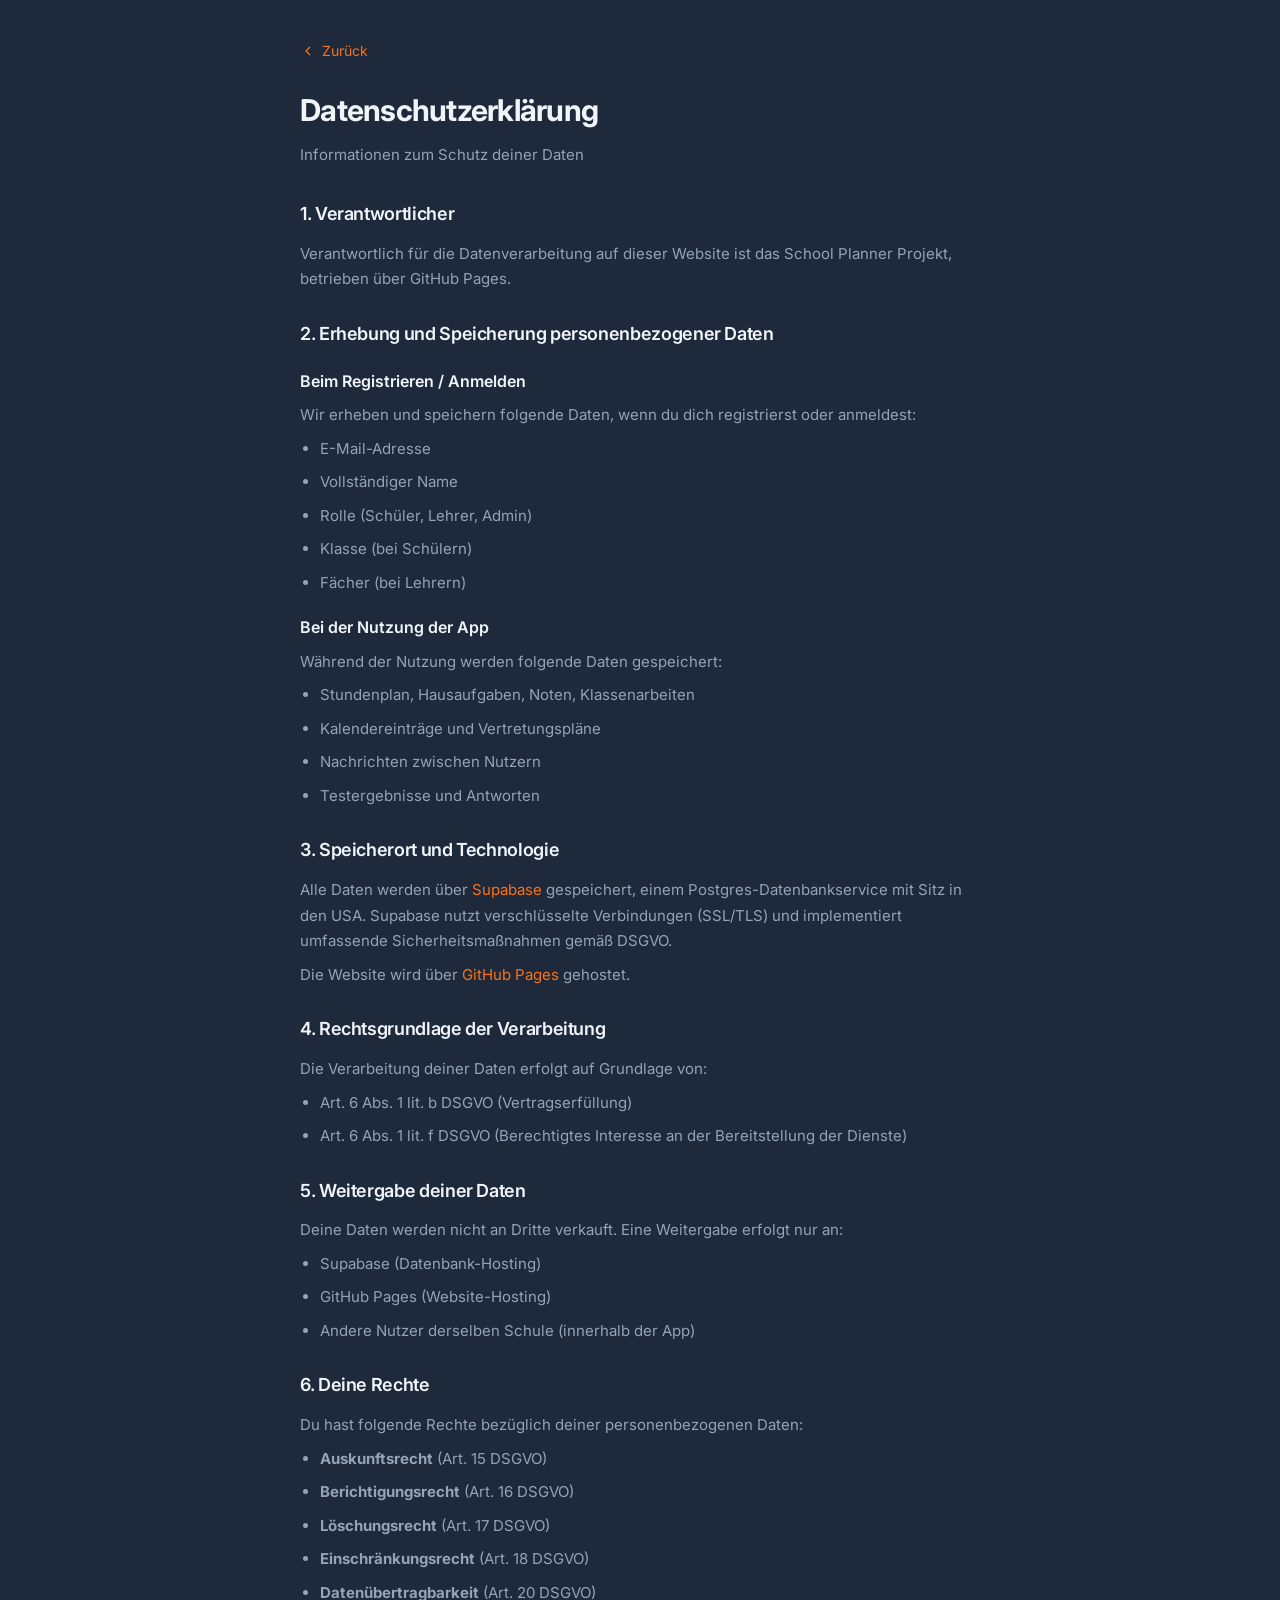
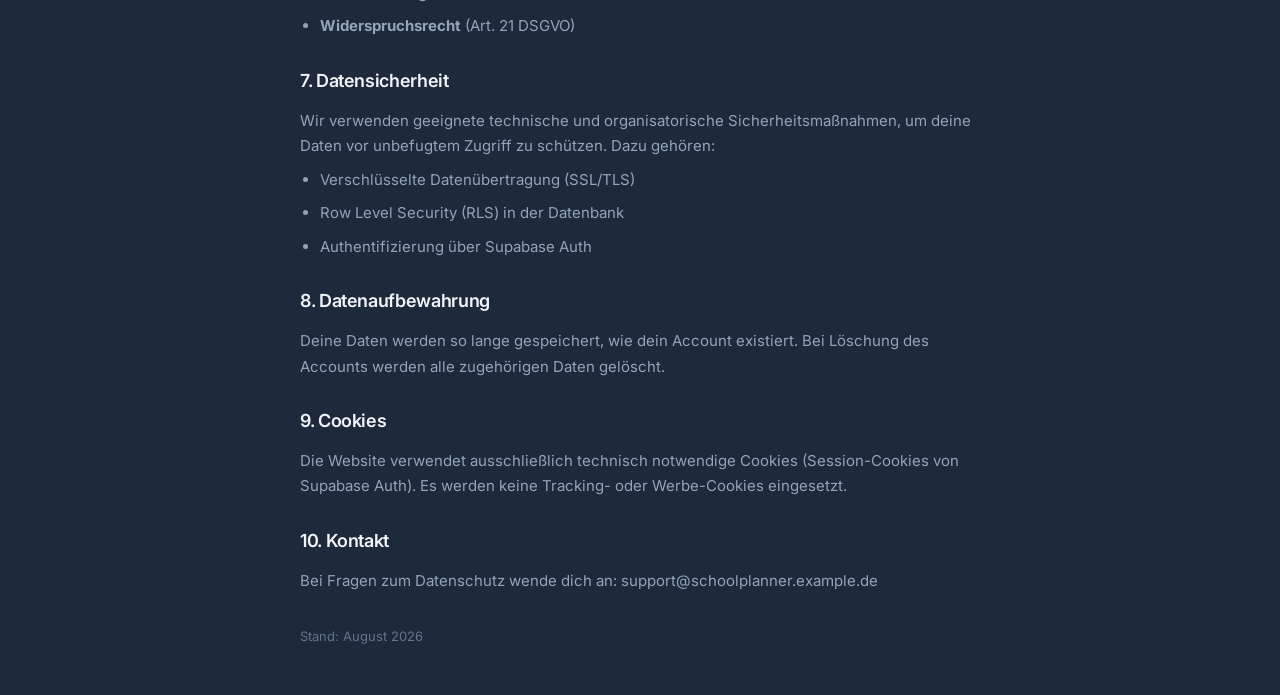
<file: datenschutz.html>
<!DOCTYPE html>
<html lang="de" data-theme="dark">
<head>
  <meta charset="UTF-8">
  <meta name="viewport" content="width=device-width, initial-scale=1.0">
  <title>Datenschutzerklärung - School Planner</title>
  <link rel="stylesheet" href="css/variables.css">
  <link rel="stylesheet" href="css/base.css">
  <link rel="stylesheet" href="css/components.css">
  <style>
    .legal-page { max-width:720px; margin:0 auto; padding:40px 20px; }
    .legal-page h1 { margin-bottom:8px; }
    .legal-page .subtitle { color:var(--text-secondary); margin-bottom:32px; }
    .legal-page h2 { margin-top:28px; margin-bottom:12px; font-size:1.125rem; }
    .legal-page h3 { margin-top:20px; margin-bottom:8px; font-size:1rem; }
    .legal-page p, .legal-page li { color:var(--text-secondary); font-size:0.938rem; line-height:1.7; margin-bottom:8px; }
    .legal-page ul { padding-left:20px; }
    .legal-page a { color:var(--accent); }
    .back-link { display:inline-flex; align-items:center; gap:6px; margin-bottom:24px; color:var(--text-secondary); font-size:0.875rem; }
    .back-link:hover { color:var(--accent); }
  </style>
</head>
<body>
  <div class="legal-page">
    <a href="index.html" class="back-link"><svg width="16" height="16" viewBox="0 0 24 24" fill="none" stroke="currentColor" stroke-width="2"><polyline points="15 18 9 12 15 6"/></svg> Zurück</a>
    <h1>Datenschutzerklärung</h1>
    <p class="subtitle">Informationen zum Schutz deiner Daten</p>

    <h2>1. Verantwortlicher</h2>
    <p>Verantwortlich für die Datenverarbeitung auf dieser Website ist das School Planner Projekt, betrieben über GitHub Pages.</p>

    <h2>2. Erhebung und Speicherung personenbezogener Daten</h2>
    <h3>Beim Registrieren / Anmelden</h3>
    <p>Wir erheben und speichern folgende Daten, wenn du dich registrierst oder anmeldest:</p>
    <ul>
      <li>E-Mail-Adresse</li>
      <li>Vollständiger Name</li>
      <li>Rolle (Schüler, Lehrer, Admin)</li>
      <li>Klasse (bei Schülern)</li>
      <li>Fächer (bei Lehrern)</li>
    </ul>

    <h3>Bei der Nutzung der App</h3>
    <p>Während der Nutzung werden folgende Daten gespeichert:</p>
    <ul>
      <li>Stundenplan, Hausaufgaben, Noten, Klassenarbeiten</li>
      <li>Kalendereinträge und Vertretungspläne</li>
      <li>Nachrichten zwischen Nutzern</li>
      <li>Testergebnisse und Antworten</li>
    </ul>

    <h2>3. Speicherort und Technologie</h2>
    <p>Alle Daten werden über <a href="https://supabase.com" target="_blank">Supabase</a> gespeichert, einem Postgres-Datenbankservice mit Sitz in den USA. Supabase nutzt verschlüsselte Verbindungen (SSL/TLS) und implementiert umfassende Sicherheitsmaßnahmen gemäß DSGVO.</p>
    <p>Die Website wird über <a href="https://pages.github.com" target="_blank">GitHub Pages</a> gehostet.</p>

    <h2>4. Rechtsgrundlage der Verarbeitung</h2>
    <p>Die Verarbeitung deiner Daten erfolgt auf Grundlage von:</p>
    <ul>
      <li>Art. 6 Abs. 1 lit. b DSGVO (Vertragserfüllung)</li>
      <li>Art. 6 Abs. 1 lit. f DSGVO (Berechtigtes Interesse an der Bereitstellung der Dienste)</li>
    </ul>

    <h2>5. Weitergabe deiner Daten</h2>
    <p>Deine Daten werden nicht an Dritte verkauft. Eine Weitergabe erfolgt nur an:</p>
    <ul>
      <li>Supabase (Datenbank-Hosting)</li>
      <li>GitHub Pages (Website-Hosting)</li>
      <li>Andere Nutzer derselben Schule (innerhalb der App)</li>
    </ul>

    <h2>6. Deine Rechte</h2>
    <p>Du hast folgende Rechte bezüglich deiner personenbezogenen Daten:</p>
    <ul>
      <li><strong>Auskunftsrecht</strong> (Art. 15 DSGVO)</li>
      <li><strong>Berichtigungsrecht</strong> (Art. 16 DSGVO)</li>
      <li><strong>Löschungsrecht</strong> (Art. 17 DSGVO)</li>
      <li><strong>Einschränkungsrecht</strong> (Art. 18 DSGVO)</li>
      <li><strong>Datenübertragbarkeit</strong> (Art. 20 DSGVO)</li>
      <li><strong>Widerspruchsrecht</strong> (Art. 21 DSGVO)</li>
    </ul>

    <h2>7. Datensicherheit</h2>
    <p>Wir verwenden geeignete technische und organisatorische Sicherheitsmaßnahmen, um deine Daten vor unbefugtem Zugriff zu schützen. Dazu gehören:</p>
    <ul>
      <li>Verschlüsselte Datenübertragung (SSL/TLS)</li>
      <li>Row Level Security (RLS) in der Datenbank</li>
      <li>Authentifizierung über Supabase Auth</li>
    </ul>

    <h2>8. Datenaufbewahrung</h2>
    <p>Deine Daten werden so lange gespeichert, wie dein Account existiert. Bei Löschung des Accounts werden alle zugehörigen Daten gelöscht.</p>

    <h2>9. Cookies</h2>
    <p>Die Website verwendet ausschließlich technisch notwendige Cookies (Session-Cookies von Supabase Auth). Es werden keine Tracking- oder Werbe-Cookies eingesetzt.</p>

    <h2>10. Kontakt</h2>
    <p>Bei Fragen zum Datenschutz wende dich an: support@schoolplanner.example.de</p>

    <p style="margin-top:32px; font-size:0.813rem; color:var(--text-muted)">Stand: August 2026</p>
  </div>
</body>
</html>
</file>
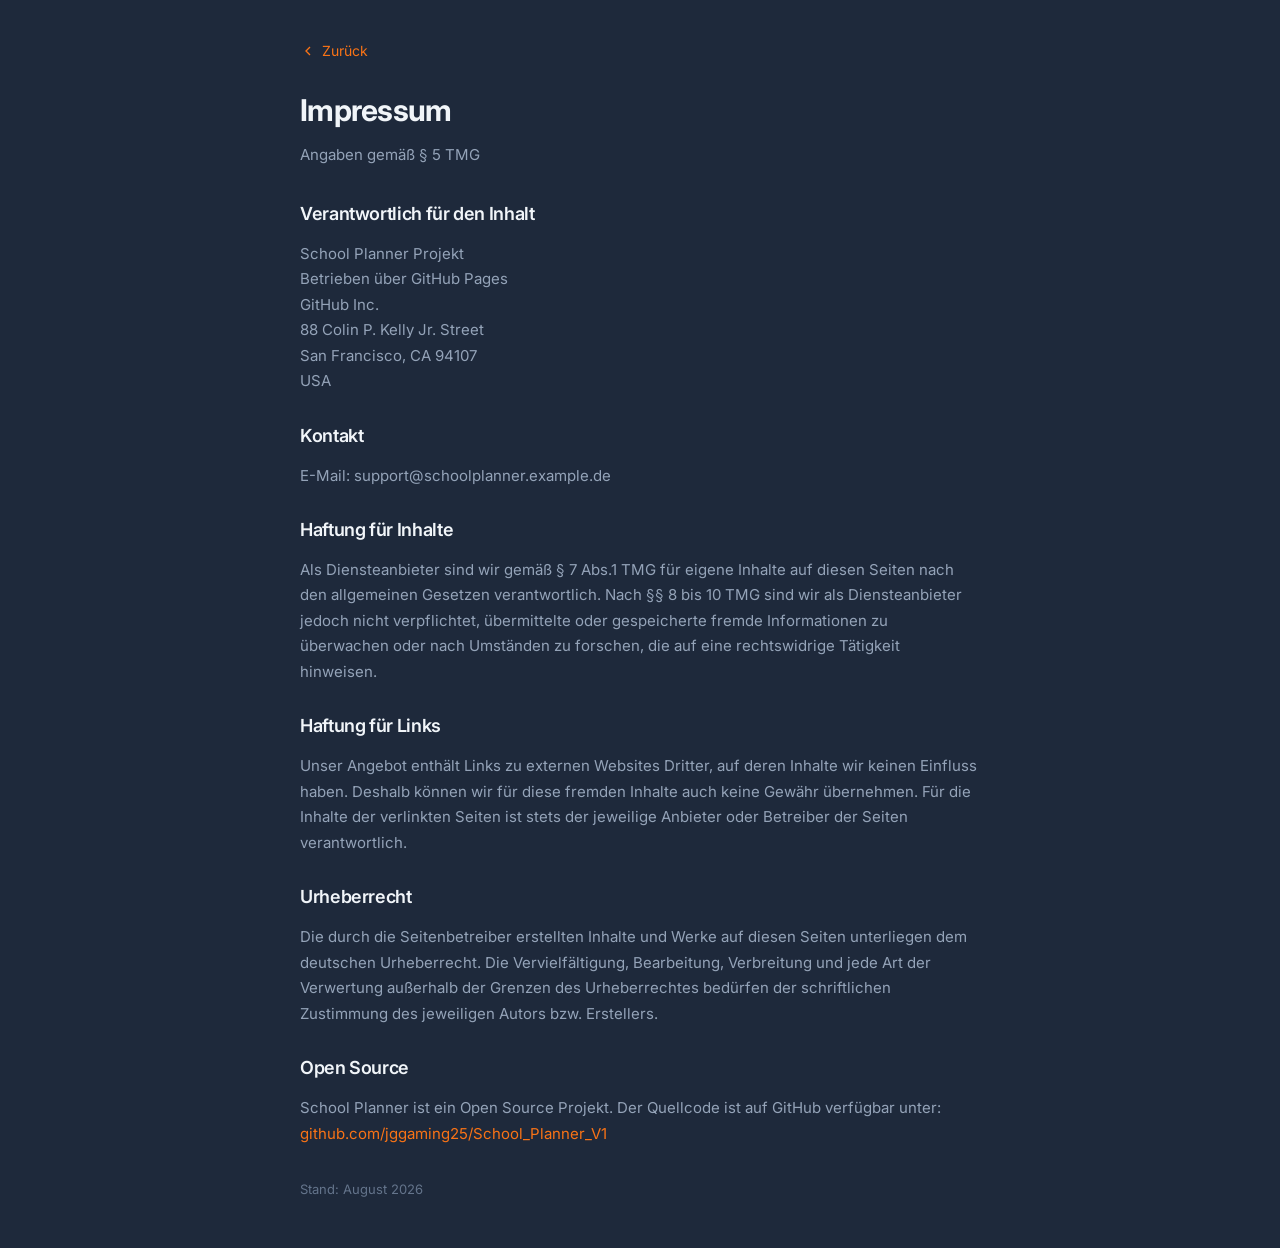
<file: impressum.html>
<!DOCTYPE html>
<html lang="de" data-theme="dark">
<head>
  <meta charset="UTF-8">
  <meta name="viewport" content="width=device-width, initial-scale=1.0">
  <title>Impressum - School Planner</title>
  <link rel="stylesheet" href="css/variables.css">
  <link rel="stylesheet" href="css/base.css">
  <link rel="stylesheet" href="css/components.css">
  <style>
    .legal-page { max-width:720px; margin:0 auto; padding:40px 20px; }
    .legal-page h1 { margin-bottom:8px; }
    .legal-page .subtitle { color:var(--text-secondary); margin-bottom:32px; }
    .legal-page h2 { margin-top:28px; margin-bottom:12px; font-size:1.125rem; }
    .legal-page p, .legal-page li { color:var(--text-secondary); font-size:0.938rem; line-height:1.7; margin-bottom:8px; }
    .legal-page a { color:var(--accent); }
    .back-link { display:inline-flex; align-items:center; gap:6px; margin-bottom:24px; color:var(--text-secondary); font-size:0.875rem; }
    .back-link:hover { color:var(--accent); }
  </style>
</head>
<body>
  <div class="legal-page">
    <a href="index.html" class="back-link"><svg width="16" height="16" viewBox="0 0 24 24" fill="none" stroke="currentColor" stroke-width="2"><polyline points="15 18 9 12 15 6"/></svg> Zurück</a>
    <h1>Impressum</h1>
    <p class="subtitle">Angaben gemäß § 5 TMG</p>

    <h2>Verantwortlich für den Inhalt</h2>
    <p>School Planner Projekt<br>
    Betrieben über GitHub Pages<br>
    GitHub Inc.<br>
    88 Colin P. Kelly Jr. Street<br>
    San Francisco, CA 94107<br>
    USA</p>

    <h2>Kontakt</h2>
    <p>E-Mail: support@schoolplanner.example.de</p>

    <h2>Haftung für Inhalte</h2>
    <p>Als Diensteanbieter sind wir gemäß § 7 Abs.1 TMG für eigene Inhalte auf diesen Seiten nach den allgemeinen Gesetzen verantwortlich. Nach §§ 8 bis 10 TMG sind wir als Diensteanbieter jedoch nicht verpflichtet, übermittelte oder gespeicherte fremde Informationen zu überwachen oder nach Umständen zu forschen, die auf eine rechtswidrige Tätigkeit hinweisen.</p>

    <h2>Haftung für Links</h2>
    <p>Unser Angebot enthält Links zu externen Websites Dritter, auf deren Inhalte wir keinen Einfluss haben. Deshalb können wir für diese fremden Inhalte auch keine Gewähr übernehmen. Für die Inhalte der verlinkten Seiten ist stets der jeweilige Anbieter oder Betreiber der Seiten verantwortlich.</p>

    <h2>Urheberrecht</h2>
    <p>Die durch die Seitenbetreiber erstellten Inhalte und Werke auf diesen Seiten unterliegen dem deutschen Urheberrecht. Die Vervielfältigung, Bearbeitung, Verbreitung und jede Art der Verwertung außerhalb der Grenzen des Urheberrechtes bedürfen der schriftlichen Zustimmung des jeweiligen Autors bzw. Erstellers.</p>

    <h2>Open Source</h2>
    <p>School Planner ist ein Open Source Projekt. Der Quellcode ist auf GitHub verfügbar unter:<br>
    <a href="https://github.com/jggaming25/School_Planner_V1" target="_blank">github.com/jggaming25/School_Planner_V1</a></p>

    <p style="margin-top:32px; font-size:0.813rem; color:var(--text-muted)">Stand: August 2026</p>
  </div>
</body>
</html>
</file>
<file: css/variables.css>
:root {
  --accent: #F97316;
  --accent-hover: #EA580C;
  --accent-light: rgba(249, 115, 22, 0.12);
  --accent-gradient: linear-gradient(135deg, #F97316, #FB923C);

  --success: #22C55E;
  --warning: #F59E0B;
  --danger: #EF4444;
  --info: #3B82F6;

  --radius-sm: 6px;
  --radius-md: 10px;
  --radius-lg: 16px;
  --radius-xl: 24px;

  --shadow-sm: 0 1px 3px rgba(0,0,0,0.06);
  --shadow-md: 0 4px 12px rgba(0,0,0,0.08);
  --shadow-lg: 0 8px 30px rgba(0,0,0,0.12);

  --sidebar-width: 260px;
  --sidebar-collapsed: 72px;
  --header-height: 64px;

  --transition: 0.25s cubic-bezier(0.4, 0, 0.2, 1);
}

[data-theme="light"] {
  --bg-primary: #FFFFFF;
  --bg-secondary: #F8FAFC;
  --bg-tertiary: #F1F5F9;
  --bg-card: #FFFFFF;
  --bg-sidebar: #FFFFFF;
  --bg-input: #F1F5F9;
  --bg-hover: #F1F5F9;
  --bg-modal-overlay: rgba(0,0,0,0.4);

  --text-primary: #0F172A;
  --text-secondary: #475569;
  --text-muted: #94A3B8;
  --text-inverse: #FFFFFF;

  --border: #E2E8F0;
  --border-light: #F1F5F9;

  --scrollbar-track: #F1F5F9;
  --scrollbar-thumb: #CBD5E1;
}

[data-theme="dark"] {
  --bg-primary: #0F172A;
  --bg-secondary: #1E293B;
  --bg-tertiary: #334155;
  --bg-card: #1E293B;
  --bg-sidebar: #0F172A;
  --bg-input: #1E293B;
  --bg-hover: #334155;
  --bg-modal-overlay: rgba(0,0,0,0.6);

  --text-primary: #F1F5F9;
  --text-secondary: #94A3B8;
  --text-muted: #64748B;
  --text-inverse: #0F172A;

  --border: #334155;
  --border-light: #1E293B;

  --scrollbar-track: #1E293B;
  --scrollbar-thumb: #475569;
}
</file>
<file: css/base.css>
@import url('https://fonts.googleapis.com/css2?family=Inter:wght@300;400;500;600;700;800&display=swap');

*, *::before, *::after {
  margin: 0;
  padding: 0;
  box-sizing: border-box;
}

html {
  font-size: 16px;
  scroll-behavior: smooth;
}

body {
  font-family: 'Inter', -apple-system, BlinkMacSystemFont, sans-serif;
  background: var(--bg-secondary);
  color: var(--text-primary);
  line-height: 1.6;
  min-height: 100vh;
  -webkit-font-smoothing: antialiased;
  transition: background var(--transition), color var(--transition);
}

::-webkit-scrollbar { width: 6px; height: 6px; }
::-webkit-scrollbar-track { background: var(--scrollbar-track); }
::-webkit-scrollbar-thumb { background: var(--scrollbar-thumb); border-radius: 3px; }

a { color: var(--accent); text-decoration: none; }
a:hover { color: var(--accent-hover); }

h1 { font-size: 1.875rem; font-weight: 700; letter-spacing: -0.025em; }
h2 { font-size: 1.5rem; font-weight: 600; letter-spacing: -0.02em; }
h3 { font-size: 1.25rem; font-weight: 600; }
h4 { font-size: 1.125rem; font-weight: 500; }

input, select, textarea, button {
  font-family: inherit;
  font-size: inherit;
}

.app-layout {
  display: flex;
  min-height: 100vh;
}

.main-content {
  flex: 1;
  margin-left: var(--sidebar-width);
  min-height: 100vh;
  display: flex;
  flex-direction: column;
  transition: margin-left var(--transition);
}

.page-header {
  padding: 24px 32px 0;
}

.page-header h1 {
  margin-bottom: 4px;
}

.page-header .subtitle {
  color: var(--text-secondary);
  font-size: 0.938rem;
}

.page-body {
  padding: 24px 32px 32px;
  flex: 1;
}

.grid { display: grid; gap: 20px; }
.grid-2 { grid-template-columns: repeat(2, 1fr); }
.grid-3 { grid-template-columns: repeat(3, 1fr); }
.grid-4 { grid-template-columns: repeat(4, 1fr); }

@media (max-width: 1200px) {
  .grid-4 { grid-template-columns: repeat(2, 1fr); }
  .grid-3 { grid-template-columns: repeat(2, 1fr); }
}

@media (max-width: 768px) {
  .main-content { margin-left: 0; }
  .grid-2, .grid-3, .grid-4 { grid-template-columns: 1fr; }
  .page-body { padding: 16px; }
  .page-header { padding: 16px 16px 0; }
}

.text-accent { color: var(--accent); }
.text-success { color: var(--success); }
.text-warning { color: var(--warning); }
.text-danger { color: var(--danger); }
.text-muted { color: var(--text-muted); }

.flex { display: flex; }
.flex-center { display: flex; align-items: center; justify-content: center; }
.flex-between { display: flex; align-items: center; justify-content: space-between; }
.flex-col { display: flex; flex-direction: column; }
.gap-8 { gap: 8px; }
.gap-12 { gap: 12px; }
.gap-16 { gap: 16px; }
.gap-20 { gap: 20px; }

.mt-8 { margin-top: 8px; }
.mt-16 { margin-top: 16px; }
.mt-24 { margin-top: 24px; }
.mb-8 { margin-bottom: 8px; }
.mb-16 { margin-bottom: 16px; }
.mb-24 { margin-bottom: 24px; }

.hidden { display: none !important; }

.empty-state {
  text-align: center;
  padding: 60px 20px;
  color: var(--text-muted);
}
.empty-state svg {
  width: 64px;
  height: 64px;
  margin-bottom: 16px;
  opacity: 0.4;
}
.empty-state h3 {
  color: var(--text-secondary);
  margin-bottom: 8px;
}
</file>
<file: css/components.css>
.btn {
  display: inline-flex;
  align-items: center;
  justify-content: center;
  gap: 8px;
  padding: 10px 20px;
  border: none;
  border-radius: var(--radius-md);
  font-weight: 500;
  font-size: 0.875rem;
  cursor: pointer;
  transition: all var(--transition);
  white-space: nowrap;
  line-height: 1.4;
}
.btn svg { width: 18px; height: 18px; flex-shrink: 0; }

.btn-primary {
  background: var(--accent);
  color: #fff;
}
.btn-primary:hover { background: var(--accent-hover); transform: translateY(-1px); box-shadow: 0 4px 12px rgba(249,115,22,0.3); }

.btn-secondary {
  background: var(--bg-tertiary);
  color: var(--text-primary);
  border: 1px solid var(--border);
}
.btn-secondary:hover { background: var(--bg-hover); }

.btn-ghost {
  background: transparent;
  color: var(--text-secondary);
}
.btn-ghost:hover { background: var(--bg-hover); color: var(--text-primary); }

.btn-danger {
  background: var(--danger);
  color: #fff;
}
.btn-danger:hover { background: #DC2626; }

.btn-sm { padding: 6px 14px; font-size: 0.813rem; }
.btn-lg { padding: 14px 28px; font-size: 1rem; }
.btn-icon { padding: 10px; width: 40px; height: 40px; }
.btn-icon.btn-sm { width: 32px; height: 32px; padding: 6px; }

.card {
  background: var(--bg-card);
  border: 1px solid var(--border);
  border-radius: var(--radius-lg);
  padding: 24px;
  transition: all var(--transition);
}
.card:hover { box-shadow: var(--shadow-md); }
.card-header {
  display: flex;
  align-items: center;
  justify-content: space-between;
  margin-bottom: 16px;
}
.card-header h3 { font-size: 1rem; }

.stat-card {
  background: var(--bg-card);
  border: 1px solid var(--border);
  border-radius: var(--radius-lg);
  padding: 20px 24px;
  display: flex;
  align-items: center;
  gap: 16px;
  transition: all var(--transition);
}
.stat-card:hover { transform: translateY(-2px); box-shadow: var(--shadow-md); }
.stat-icon {
  width: 48px;
  height: 48px;
  border-radius: var(--radius-md);
  display: flex;
  align-items: center;
  justify-content: center;
  flex-shrink: 0;
}
.stat-icon svg { width: 24px; height: 24px; }
.stat-icon.orange { background: rgba(249,115,22,0.12); color: var(--accent); }
.stat-icon.blue { background: rgba(59,130,246,0.12); color: var(--info); }
.stat-icon.green { background: rgba(34,197,94,0.12); color: var(--success); }
.stat-icon.red { background: rgba(239,68,68,0.12); color: var(--danger); }
.stat-info h4 { font-size: 1.5rem; font-weight: 700; line-height: 1.2; }
.stat-info p { font-size: 0.813rem; color: var(--text-secondary); }

.input-group { margin-bottom: 16px; }
.input-group label {
  display: block;
  font-size: 0.813rem;
  font-weight: 500;
  color: var(--text-secondary);
  margin-bottom: 6px;
}
.input-field {
  width: 100%;
  padding: 10px 14px;
  background: var(--bg-input);
  border: 1px solid var(--border);
  border-radius: var(--radius-md);
  color: var(--text-primary);
  font-size: 0.938rem;
  transition: all var(--transition);
  outline: none;
}
.input-field:focus {
  border-color: var(--accent);
  box-shadow: 0 0 0 3px var(--accent-light);
}
.input-field::placeholder { color: var(--text-muted); }
select.input-field {
  appearance: none;
  background-image: url("data:image/svg+xml,%3Csvg xmlns='http://www.w3.org/2000/svg' width='12' height='12' viewBox='0 0 24 24' fill='none' stroke='%2394A3B8' stroke-width='2'%3E%3Cpath d='M6 9l6 6 6-6'/%3E%3C/svg%3E");
  background-repeat: no-repeat;
  background-position: right 12px center;
  padding-right: 36px;
}
textarea.input-field { resize: vertical; min-height: 80px; }

.badge {
  display: inline-flex;
  align-items: center;
  padding: 4px 10px;
  border-radius: 100px;
  font-size: 0.75rem;
  font-weight: 600;
  line-height: 1.4;
}
.badge-orange { background: rgba(249,115,22,0.12); color: var(--accent); }
.badge-green { background: rgba(34,197,94,0.12); color: var(--success); }
.badge-red { background: rgba(239,68,68,0.12); color: var(--danger); }
.badge-blue { background: rgba(59,130,246,0.12); color: var(--info); }
.badge-yellow { background: rgba(245,158,11,0.12); color: var(--warning); }

.modal-overlay {
  position: fixed;
  inset: 0;
  background: var(--bg-modal-overlay);
  display: flex;
  align-items: center;
  justify-content: center;
  z-index: 1000;
  opacity: 0;
  visibility: hidden;
  transition: all var(--transition);
  padding: 20px;
}
.modal-overlay.active {
  opacity: 1;
  visibility: visible;
}
.modal {
  background: var(--bg-card);
  border-radius: var(--radius-xl);
  width: 100%;
  max-width: 520px;
  max-height: 90vh;
  overflow-y: auto;
  transform: translateY(20px) scale(0.97);
  transition: transform var(--transition);
  border: 1px solid var(--border);
}
.modal-overlay.active .modal {
  transform: translateY(0) scale(1);
}
.modal-header {
  display: flex;
  align-items: center;
  justify-content: space-between;
  padding: 24px 24px 0;
}
.modal-header h2 { font-size: 1.25rem; }
.modal-body { padding: 20px 24px; }
.modal-footer {
  padding: 0 24px 24px;
  display: flex;
  justify-content: flex-end;
  gap: 12px;
}

.toast-container {
  position: fixed;
  top: 20px;
  right: 20px;
  z-index: 2000;
  display: flex;
  flex-direction: column;
  gap: 8px;
}
.toast {
  background: var(--bg-card);
  border: 1px solid var(--border);
  border-radius: var(--radius-md);
  padding: 14px 20px;
  display: flex;
  align-items: center;
  gap: 10px;
  box-shadow: var(--shadow-lg);
  animation: slideIn 0.3s ease, slideOut 0.3s ease 2.7s forwards;
  font-size: 0.875rem;
  min-width: 280px;
}
.toast svg { width: 20px; height: 20px; flex-shrink: 0; }
.toast.success { border-left: 3px solid var(--success); }
.toast.success svg { color: var(--success); }
.toast.error { border-left: 3px solid var(--danger); }
.toast.error svg { color: var(--danger); }
.toast.info { border-left: 3px solid var(--info); }
.toast.info svg { color: var(--info); }

@keyframes slideIn {
  from { transform: translateX(100%); opacity: 0; }
  to { transform: translateX(0); opacity: 1; }
}
@keyframes slideOut {
  from { transform: translateX(0); opacity: 1; }
  to { transform: translateX(100%); opacity: 0; }
}

.chip {
  display: inline-flex;
  align-items: center;
  gap: 6px;
  padding: 6px 12px;
  border-radius: 100px;
  font-size: 0.813rem;
  font-weight: 500;
  cursor: pointer;
  border: 1px solid var(--border);
  background: var(--bg-card);
  color: var(--text-secondary);
  transition: all var(--transition);
}
.chip:hover, .chip.active {
  border-color: var(--accent);
  color: var(--accent);
  background: var(--accent-light);
}

.toggle-switch {
  position: relative;
  width: 48px;
  height: 26px;
  cursor: pointer;
}
.toggle-switch input { display: none; }
.toggle-slider {
  position: absolute;
  inset: 0;
  background: var(--bg-tertiary);
  border-radius: 100px;
  border: 1px solid var(--border);
  transition: all var(--transition);
}
.toggle-slider::before {
  content: '';
  position: absolute;
  width: 20px;
  height: 20px;
  border-radius: 50%;
  background: #fff;
  top: 2px;
  left: 3px;
  transition: all var(--transition);
  box-shadow: var(--shadow-sm);
}
.toggle-switch input:checked + .toggle-slider {
  background: var(--accent);
  border-color: var(--accent);
}
.toggle-switch input:checked + .toggle-slider::before {
  transform: translateX(21px);
}

.table-wrapper {
  overflow-x: auto;
  border-radius: var(--radius-lg);
  border: 1px solid var(--border);
}
table {
  width: 100%;
  border-collapse: collapse;
  background: var(--bg-card);
}
th {
  text-align: left;
  padding: 14px 16px;
  font-size: 0.813rem;
  font-weight: 600;
  color: var(--text-secondary);
  text-transform: uppercase;
  letter-spacing: 0.05em;
  background: var(--bg-secondary);
  border-bottom: 1px solid var(--border);
}
td {
  padding: 14px 16px;
  font-size: 0.875rem;
  border-bottom: 1px solid var(--border-light);
}
tr:last-child td { border-bottom: none; }
tr:hover td { background: var(--bg-hover); }

.tabs {
  display: flex;
  gap: 4px;
  background: var(--bg-tertiary);
  padding: 4px;
  border-radius: var(--radius-md);
  margin-bottom: 20px;
}
.tab {
  padding: 8px 16px;
  border-radius: var(--radius-sm);
  font-size: 0.875rem;
  font-weight: 500;
  cursor: pointer;
  transition: all var(--transition);
  color: var(--text-secondary);
  border: none;
  background: none;
}
.tab:hover { color: var(--text-primary); }
.tab.active {
  background: var(--bg-card);
  color: var(--text-primary);
  box-shadow: var(--shadow-sm);
}

.color-dot {
  width: 12px;
  height: 12px;
  border-radius: 50%;
  flex-shrink: 0;
}

.notif-bell {
  position: relative;
  background: transparent;
  border: none;
  cursor: pointer;
  padding: 8px;
  border-radius: var(--radius-md);
  color: var(--text-secondary);
  transition: all var(--transition);
}
.notif-bell:hover {
  background: var(--bg-hover);
  color: var(--text-primary);
}
.notif-bell svg {
  width: 20px;
  height: 20px;
}
.notif-badge {
  position: absolute;
  top: 2px;
  right: 2px;
  background: var(--danger);
  color: #fff;
  font-size: 0.625rem;
  font-weight: 700;
  min-width: 16px;
  height: 16px;
  border-radius: 8px;
  display: inline-flex;
  align-items: center;
  justify-content: center;
  padding: 0 4px;
  display: none;
}

.notif-panel {
  position: fixed;
  top: 0;
  right: 0;
  width: 380px;
  max-width: 100vw;
  height: 100vh;
  background: var(--bg-card);
  border-left: 1px solid var(--border);
  box-shadow: var(--shadow-lg);
  z-index: 999;
  display: none;
  flex-direction: column;
  animation: slideInRight 0.25s ease;
}
@keyframes slideInRight {
  from { transform: translateX(100%); }
  to { transform: translateX(0); }
}
.notif-panel-header {
  display: flex;
  align-items: center;
  justify-content: space-between;
  padding: 20px;
  border-bottom: 1px solid var(--border);
}
.notif-panel-header h3 {
  font-size: 1rem;
}
.notif-panel-list {
  flex: 1;
  overflow-y: auto;
  padding: 8px;
}
.notif-item {
  display: flex;
  gap: 12px;
  padding: 12px;
  border-radius: var(--radius-md);
  cursor: pointer;
  transition: background var(--transition);
}
.notif-item:hover {
  background: var(--bg-hover);
}
.notif-item.notif-unread {
  background: var(--accent-light);
}
.notif-icon {
  flex-shrink: 0;
  width: 36px;
  height: 36px;
  border-radius: var(--radius-md);
  background: var(--bg-tertiary);
  display: flex;
  align-items: center;
  justify-content: center;
}
.notif-content {
  flex: 1;
  min-width: 0;
}
.notif-title {
  font-size: 0.813rem;
  font-weight: 600;
  margin-bottom: 2px;
}
.notif-message {
  font-size: 0.75rem;
  color: var(--text-secondary);
  line-height: 1.4;
  overflow: hidden;
  text-overflow: ellipsis;
  white-space: nowrap;
}
.notif-time {
  font-size: 0.688rem;
  color: var(--text-muted);
  margin-top: 4px;
}
</file>
<file: css/sidebar.css>
.sidebar {
  position: fixed;
  left: 0;
  top: 0;
  bottom: 0;
  width: var(--sidebar-width);
  background: var(--bg-sidebar);
  border-right: 1px solid var(--border);
  display: flex;
  flex-direction: column;
  z-index: 100;
  transition: all var(--transition);
  overflow: hidden;
}

.sidebar-brand {
  display: flex;
  align-items: center;
  gap: 12px;
  padding: 20px 20px;
  border-bottom: 1px solid var(--border-light);
}
.sidebar-brand-icon {
  width: 40px;
  height: 40px;
  border-radius: var(--radius-md);
  background: var(--accent-gradient);
  display: flex;
  align-items: center;
  justify-content: center;
  flex-shrink: 0;
}
.sidebar-brand-icon svg { width: 22px; height: 22px; color: #fff; }
.sidebar-brand-text {
  font-size: 1.125rem;
  font-weight: 700;
  letter-spacing: -0.02em;
}
.sidebar-brand-text span { color: var(--accent); }

.sidebar-nav {
  flex: 1;
  padding: 12px;
  overflow-y: auto;
  overflow-x: hidden;
}

.sidebar-section {
  margin-bottom: 8px;
}
.sidebar-section.admin-only,
.sidebar-section.school-admin-only,
.sidebar-section.teacher-only,
.sidebar-section.student-only,
.sidebar-section.has-school {
  display: none;
}
.sidebar-section-label {
  font-size: 0.688rem;
  font-weight: 600;
  text-transform: uppercase;
  letter-spacing: 0.08em;
  color: var(--text-muted);
  padding: 8px 12px 6px;
}

.sidebar-link {
  display: flex;
  align-items: center;
  gap: 12px;
  padding: 10px 12px;
  border-radius: var(--radius-md);
  color: var(--text-secondary);
  font-size: 0.875rem;
  font-weight: 500;
  cursor: pointer;
  transition: all var(--transition);
  text-decoration: none;
  position: relative;
}
.sidebar-link svg { width: 20px; height: 20px; flex-shrink: 0; opacity: 0.6; }
.sidebar-link:hover {
  background: var(--bg-hover);
  color: var(--text-primary);
}
.sidebar-link:hover svg { opacity: 1; }
.sidebar-link.active {
  background: var(--accent-light);
  color: var(--accent);
}
.sidebar-link.active svg { opacity: 1; }

.sidebar-link .badge {
  margin-left: auto;
  font-size: 0.688rem;
  padding: 2px 8px;
}

.sidebar-user {
  padding: 16px 12px;
  border-top: 1px solid var(--border-light);
  display: flex;
  align-items: center;
  gap: 12px;
}
.sidebar-user-avatar {
  width: 36px;
  height: 36px;
  border-radius: 50%;
  background: var(--accent-gradient);
  display: flex;
  align-items: center;
  justify-content: center;
  color: #fff;
  font-weight: 600;
  font-size: 0.875rem;
  flex-shrink: 0;
}
.sidebar-user-info {
  flex: 1;
  min-width: 0;
}
.sidebar-user-name {
  font-size: 0.875rem;
  font-weight: 600;
  white-space: nowrap;
  overflow: hidden;
  text-overflow: ellipsis;
}
.sidebar-user-role {
  font-size: 0.75rem;
  color: var(--text-muted);
}

.mobile-menu-btn {
  display: none;
  position: fixed;
  top: 16px;
  left: 16px;
  z-index: 200;
  width: 40px;
  height: 40px;
  border-radius: var(--radius-md);
  background: var(--bg-card);
  border: 1px solid var(--border);
  align-items: center;
  justify-content: center;
  cursor: pointer;
  box-shadow: var(--shadow-md);
}
.mobile-menu-btn svg { width: 20px; height: 20px; }

.sidebar-backdrop {
  display: none;
  position: fixed;
  inset: 0;
  background: rgba(0,0,0,0.4);
  z-index: 99;
}

@media (max-width: 768px) {
  .sidebar {
    transform: translateX(-100%);
    z-index: 101;
  }
  .sidebar.open { transform: translateX(0); }
  .mobile-menu-btn { display: flex; }
  .sidebar-backdrop.active { display: block; }
}
</file>
<file: css/dashboard.css>
.page { display: none; }
.page.active { display: block; }
</file>
<file: css/timetable.css>
.timetable-grid { overflow-x: auto; }

.tt-header, .tt-body {
  display: grid;
  grid-template-columns: 60px repeat(5, 1fr);
  gap: 4px;
  min-width: 700px;
}

.tt-day-header {
  text-align: center;
  padding: 12px 8px;
  font-weight: 600;
  font-size: 0.813rem;
  color: var(--text-secondary);
  text-transform: uppercase;
  letter-spacing: 0.05em;
  background: var(--bg-tertiary);
  border-radius: var(--radius-sm);
}

.tt-corner {
  background: transparent;
}

.tt-period-label {
  display: flex;
  align-items: center;
  justify-content: center;
  font-size: 0.75rem;
  font-weight: 600;
  color: var(--text-muted);
  background: var(--bg-tertiary);
  border-radius: var(--radius-sm);
  min-height: 60px;
}

.tt-cell {
  min-height: 60px;
  border-radius: var(--radius-sm);
  padding: 8px;
  display: flex;
  flex-direction: column;
  justify-content: center;
  transition: all var(--transition);
  cursor: pointer;
}

.tt-cell:hover {
  transform: scale(1.02);
  box-shadow: var(--shadow-sm);
}

.tt-cell-empty {
  background: var(--bg-tertiary);
  opacity: 0.3;
  cursor: default;
}

.tt-cell-empty:hover {
  transform: none;
  box-shadow: none;
}

.tt-cell-subject {
  font-weight: 700;
  font-size: 0.875rem;
}

.tt-cell-info {
  font-size: 0.688rem;
  color: var(--text-secondary);
  margin-top: 2px;
}

@media (max-width: 768px) {
  .timetable-grid {
    -webkit-overflow-scrolling: touch;
  }
  .tt-header, .tt-body {
    min-width: 500px;
  }
}
</file>
<file: css/homework.css>
.hw-priority-indicator {
  width: 4px;
  border-radius: 2px;
  align-self: stretch;
}
</file>
<file: css/grades.css>
.grade-bar {
  height: 8px;
  border-radius: 4px;
  background: var(--bg-tertiary);
  overflow: hidden;
  margin-top: 4px;
}
.grade-bar-fill {
  height: 100%;
  border-radius: 4px;
  transition: width 0.5s ease;
}

.grade-grid-scroll {
  overflow-x: auto;
  -webkit-overflow-scrolling: touch;
}
.grade-grid-scroll table {
  min-width: 600px;
}
.grade-grid-scroll td,
.grade-grid-scroll th {
  text-align: left;
  white-space: nowrap;
}

.grade-toolbar {
  display: flex;
  align-items: center;
  gap: 16px;
  margin-bottom: 20px;
  flex-wrap: wrap;
}

.notif-empty {
  padding: 24px;
  text-align: center;
  color: var(--text-muted);
}
</file>
<file: css/calendar.css>
.calendar-grid {
  display: grid;
  grid-template-columns: repeat(7, 1fr);
  gap: 4px;
}

.cal-header {
  text-align: center;
  padding: 10px 4px;
  font-size: 0.75rem;
  font-weight: 600;
  color: var(--text-muted);
  text-transform: uppercase;
  letter-spacing: 0.05em;
}

.cal-day {
  min-height: 90px;
  background: var(--bg-card);
  border: 1px solid var(--border-light);
  border-radius: var(--radius-sm);
  padding: 8px;
  cursor: pointer;
  transition: all var(--transition);
}

.cal-day:hover {
  border-color: var(--accent);
  box-shadow: var(--shadow-sm);
}

.cal-day-empty {
  background: transparent;
  border: none;
  cursor: default;
}

.cal-day-empty:hover {
  box-shadow: none;
}

.cal-today {
  border-color: var(--accent) !important;
  background: var(--accent-light);
}

.cal-day-num {
  font-size: 0.813rem;
  font-weight: 600;
  color: var(--text-secondary);
}

.cal-today .cal-day-num {
  color: var(--accent);
}

.cal-events {
  margin-top: 4px;
  display: flex;
  flex-direction: column;
  gap: 2px;
}

.cal-event {
  font-size: 0.625rem;
  padding: 2px 6px;
  border-radius: 3px;
  color: #fff;
  font-weight: 500;
  white-space: nowrap;
  overflow: hidden;
  text-overflow: ellipsis;
}

@media (max-width: 768px) {
  .cal-day { min-height: 60px; padding: 4px; }
  .cal-event { font-size: 0.5rem; padding: 1px 4px; }
}
</file>
<file: css/exams.css>
.exam-countdown {
  font-size: 2rem;
  font-weight: 800;
  color: var(--accent);
}
</file>
<file: css/messages.css>
.msg-unread {
  border-left: 3px solid var(--accent);
}
</file>
<file: css/substitution.css>
.sub-entry {
  transition: background var(--transition);
}
.sub-entry:hover {
  background: var(--bg-hover);
  border-radius: var(--radius-sm);
}

.sub-teacher-row {
  transition: all var(--transition);
}
.sub-teacher-row:hover {
  background: var(--bg-hover);
  box-shadow: var(--shadow-sm);
}

#sub-main-content .card {
  overflow: visible;
}

@media (max-width: 900px) {
  #sub-main-content .grid[style*="grid-template-columns: 1fr 380px"] {
    grid-template-columns: 1fr !important;
  }
}

.tt-period-label span {
  line-height: 1.2;
}
</file>
<file: css/settings.css>
.settings-section .card {
  max-width: 600px;
}
</file>
